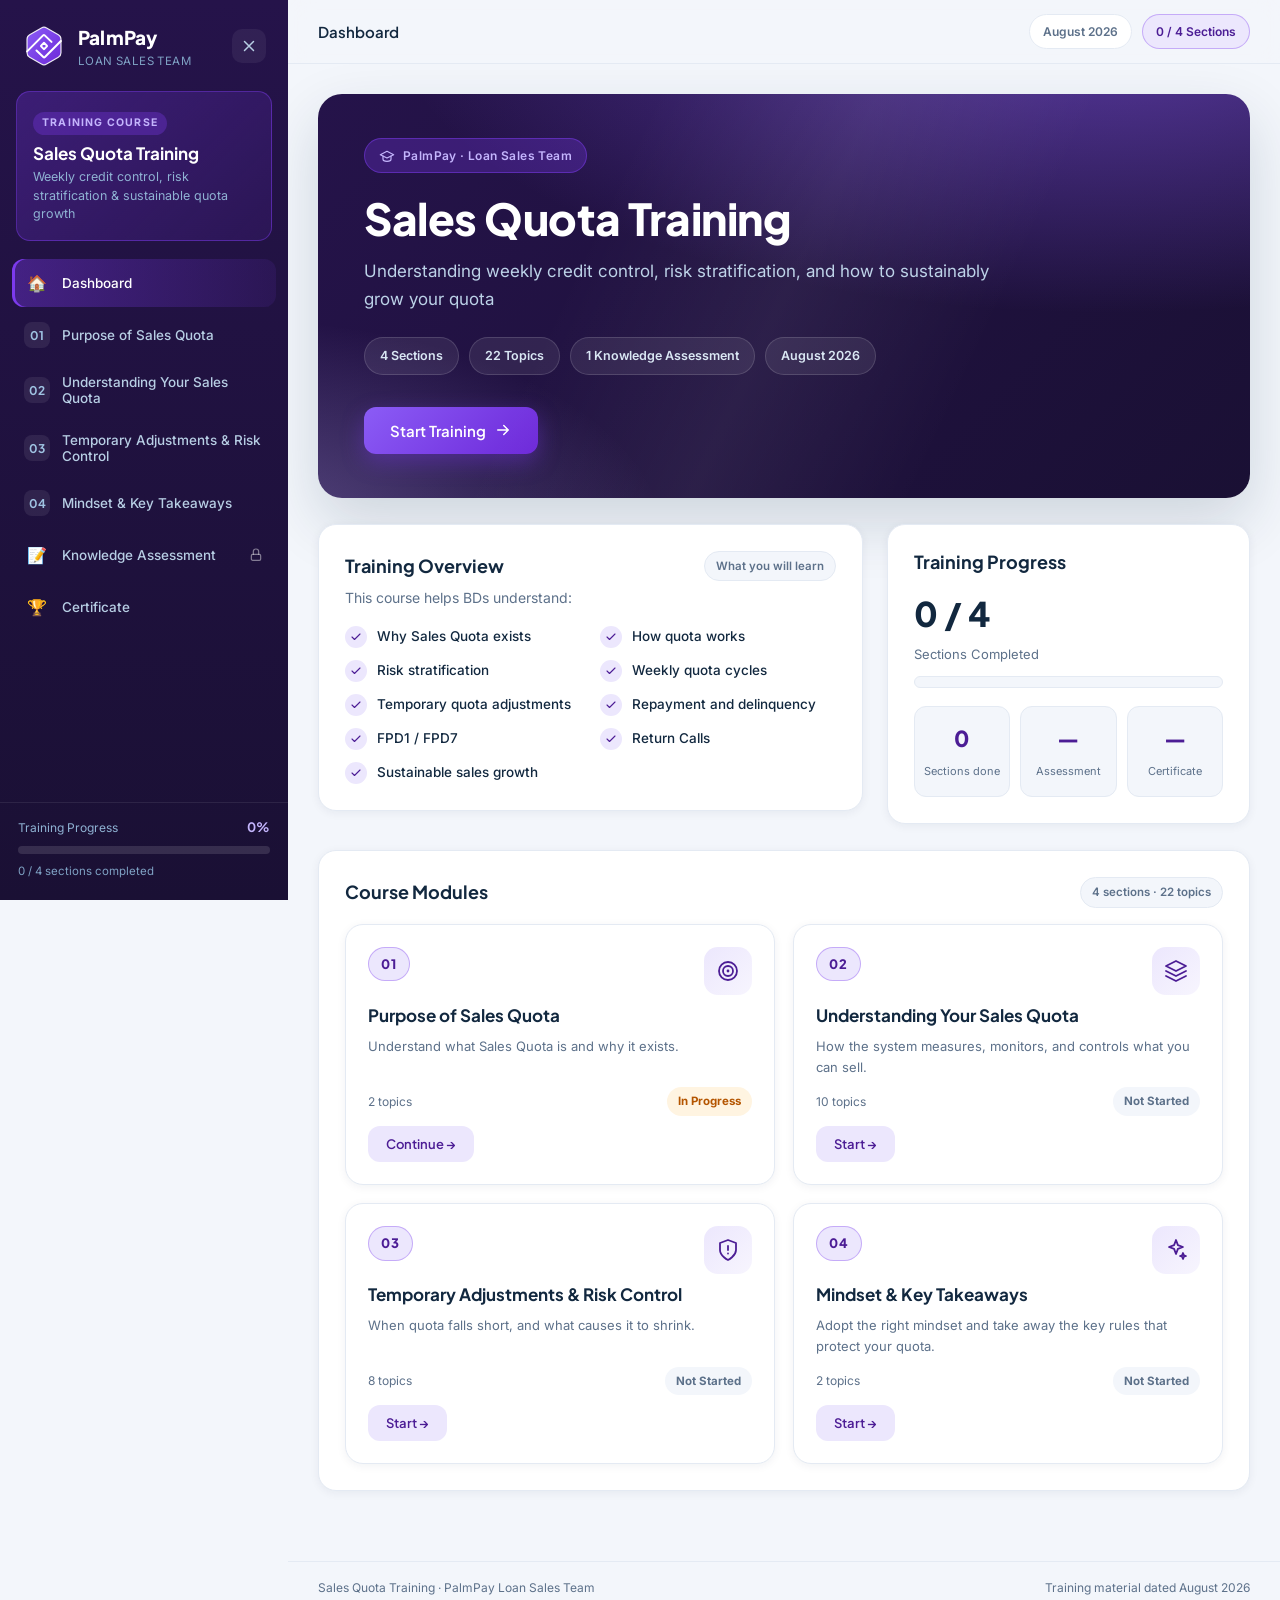
<file: index.html>
<!DOCTYPE html>
<html lang="en">
<head>
  <meta charset="UTF-8" />
  <meta name="viewport" content="width=device-width, initial-scale=1.0" />
  <meta name="description" content="PalmPay Loan Sales Team — Sales Quota Training. Understanding weekly credit control, risk stratification, and how to sustainably grow your quota." />
  <title>Sales Quota Training · PalmPay Loan Sales Team</title>
  <link rel="preconnect" href="https://fonts.googleapis.com" />
  <link rel="preconnect" href="https://fonts.gstatic.com" crossorigin />
  <link href="https://fonts.googleapis.com/css2?family=Inter:wght@400;500;600;700&family=Plus+Jakarta+Sans:wght@500;600;700;800&display=swap" rel="stylesheet" />
  <link rel="stylesheet" href="css/styles.css" />
</head>
<body>
  <div class="app">
    <aside class="sidebar" id="sidebar" aria-label="Course navigation">
      <div class="sidebar-brand">
        <div class="brand-mark" aria-hidden="true">
          <svg viewBox="0 0 48 48">
            <defs>
              <linearGradient id="ppmark-g" x1="0" y1="0" x2="1" y2="1">
                <stop offset="0" stop-color="#8b5cf6"/>
                <stop offset="1" stop-color="#6d28d9"/>
              </linearGradient>
            </defs>
            <path fill="url(#ppmark-g)" stroke="#ffffff" stroke-opacity=".9" stroke-width="1.3" stroke-linecap="round" stroke-linejoin="round" d="M21.157 4.262a5.69 5.69 0 0 1 5.685 0l12.83 7.407a5.69 5.69 0 0 1 2.843 4.924v14.814a5.69 5.69 0 0 1-2.843 4.924l-12.83 7.407a5.69 5.69 0 0 1-5.685 0l-12.83-7.407a5.69 5.69 0 0 1-2.842-4.924V16.593a5.69 5.69 0 0 1 2.842-4.924z"/>
            <g fill="none" stroke="#ffffff" stroke-linecap="round" stroke-linejoin="round" stroke-width="2.2">
              <rect width="5.053" height="5.053" x="21.473" y="21.473" rx="0.632" ry="0.632" transform="rotate(-45 24 24)"/>
              <path d="M5.565 29.88l17.44-17.441a1.263 1.263 0 0 1 1.766-.021l7.432 7.089m10.245-.897L25.007 36.051a1.263 1.263 0 0 1-1.766.021l-7.431-7.088"/>
            </g>
          </svg>
        </div>
        <div class="brand-text">
          <span class="brand-name">PalmPay</span>
          <span class="brand-sub">Loan Sales Team</span>
        </div>
        <button class="sidebar-close" id="sidebarClose" aria-label="Close menu">
          <svg viewBox="0 0 24 24" fill="none" stroke="currentColor" stroke-width="2" stroke-linecap="round"><path d="M18 6L6 18M6 6l12 12"/></svg>
        </button>
      </div>

      <div class="sidebar-course">
        <span class="sidebar-course-chip">Training Course</span>
        <h2 class="sidebar-course-title">Sales Quota Training</h2>
        <p class="sidebar-course-sub">Weekly credit control, risk stratification &amp; sustainable quota growth</p>
      </div>

      <nav class="sidebar-nav" id="sidebarNav"></nav>

      <div class="sidebar-footer">
        <div class="mini-progress">
          <div class="mini-progress-top">
            <span class="mini-progress-label">Training Progress</span>
            <span class="mini-progress-value" id="miniProgressValue">0%</span>
          </div>
          <div class="mini-progress-track">
            <div class="mini-progress-fill" id="miniProgressFill"></div>
          </div>
          <div class="mini-progress-sub" id="miniProgressSub">0 / 4 sections completed</div>
        </div>
      </div>
    </aside>

    <div class="sidebar-backdrop" id="sidebarBackdrop"></div>

    <div class="main">
      <header class="topbar">
        <button class="menu-toggle" id="menuToggle" aria-label="Open navigation menu">
          <svg viewBox="0 0 24 24" fill="none" stroke="currentColor" stroke-width="2" stroke-linecap="round"><path d="M4 6h16M4 12h16M4 18h16"/></svg>
        </button>
        <div class="topbar-crumb" id="topbarCrumb">Dashboard</div>
        <div class="topbar-right">
          <span class="topbar-chip topbar-chip-date">August 2026</span>
          <span class="topbar-chip topbar-chip-progress" id="topbarProgress">0 / 4 Sections</span>
        </div>
      </header>

      <main class="content" id="view" aria-live="polite"></main>

      <footer class="app-footer">
        <span>Sales Quota Training · PalmPay Loan Sales Team</span>
        <span>Training material dated August 2026</span>
      </footer>
    </div>
  </div>

  <div class="dl-modal" id="dlModal" role="dialog" aria-modal="true" aria-label="Download Certificate" aria-hidden="true">
    <div class="dl-backdrop" data-dl="backdrop"></div>
    <div class="dl-card">
      <button type="button" class="dl-close" data-dl="cancel" aria-label="Close">
        <svg viewBox="0 0 24 24" fill="none" stroke="currentColor" stroke-width="2" stroke-linecap="round"><path d="M18 6L6 18M6 6l12 12"/></svg>
      </button>
      <div class="dl-head">
        <div class="dl-head-ic" aria-hidden="true">
          <svg viewBox="0 0 24 24" fill="none" stroke="currentColor" stroke-width="1.8" stroke-linecap="round" stroke-linejoin="round"><path d="M21 15v4a2 2 0 0 1-2 2H5a2 2 0 0 1-2-2v-4"/><path d="M7 10l5 5 5-5"/><path d="M12 15V3"/></svg>
        </div>
        <div>
          <h3 class="dl-title">Download Certificate</h3>
          <p class="dl-sub">Choose your preferred format</p>
        </div>
      </div>
      <div class="dl-options">
        <button type="button" class="dl-opt" data-dl="pdf">
          <span class="dl-opt-ic dl-ic-pdf" aria-hidden="true">
            <svg viewBox="0 0 24 24" fill="none" stroke="currentColor" stroke-width="1.8" stroke-linecap="round" stroke-linejoin="round"><path d="M14 2H6a2 2 0 0 0-2 2v16a2 2 0 0 0 2 2h12a2 2 0 0 0 2-2V8z"/><path d="M14 2v6h6"/><path d="M9 15h6M9 11h2M9 19h4"/></svg>
          </span>
          <span class="dl-opt-text"><strong>PDF</strong><em>Download as PDF</em></span>
          <span class="dl-opt-arrow" aria-hidden="true">
            <svg viewBox="0 0 24 24" fill="none" stroke="currentColor" stroke-width="2" stroke-linecap="round" stroke-linejoin="round"><path d="M5 12h14M13 6l6 6-6 6"/></svg>
          </span>
        </button>
        <button type="button" class="dl-opt" data-dl="jpg">
          <span class="dl-opt-ic dl-ic-jpg" aria-hidden="true">
            <svg viewBox="0 0 24 24" fill="none" stroke="currentColor" stroke-width="1.8" stroke-linecap="round" stroke-linejoin="round"><rect x="3" y="3" width="18" height="18" rx="2"/><circle cx="8.5" cy="8.5" r="1.5"/><path d="M21 15l-5-5L5 21"/></svg>
          </span>
          <span class="dl-opt-text"><strong>JPG</strong><em>Download as JPG</em></span>
          <span class="dl-opt-arrow" aria-hidden="true">
            <svg viewBox="0 0 24 24" fill="none" stroke="currentColor" stroke-width="2" stroke-linecap="round" stroke-linejoin="round"><path d="M5 12h14M13 6l6 6-6 6"/></svg>
          </span>
        </button>
      </div>
      <button type="button" class="btn btn-ghost dl-cancel" data-dl="cancel">Cancel</button>
    </div>
  </div>

  <div class="dl-modal up-modal" id="upModal" role="dialog" aria-modal="true" aria-label="Upload Certificate" aria-hidden="true">
    <div class="dl-backdrop" data-up="backdrop"></div>
    <div class="dl-card up-card">
      <button type="button" class="dl-close" data-up="cancel" aria-label="Close">
        <svg viewBox="0 0 24 24" fill="none" stroke="currentColor" stroke-width="2" stroke-linecap="round"><path d="M18 6L6 18M6 6l12 12"/></svg>
      </button>
      <div class="dl-head">
        <div class="dl-success-ic" aria-hidden="true">
          <svg viewBox="0 0 24 24" fill="none" stroke="currentColor" stroke-width="2.2" stroke-linecap="round" stroke-linejoin="round"><path d="M20 6L9 17l-5-5"/></svg>
        </div>
        <div>
          <h3 class="dl-title">Certificate Downloaded Successfully</h3>
        </div>
      </div>
      <p class="up-text">Your certificate has been successfully downloaded. Please complete the final step by uploading your certificate using the submission form below.</p>
      <div class="up-actions">
        <button type="button" class="btn btn-primary" data-up="form">Upload Certificate</button>
        <p class="up-hint">Click the button to open the certificate submission form.</p>
        <button type="button" class="btn btn-ghost up-later" data-up="cancel">Later</button>
      </div>
    </div>
  </div>

  <div class="toast" id="toast" role="status" aria-live="polite"></div>

  <script src="js/course-data.js"></script>
  <script src="js/export-css.js"></script>
  <script src="js/app.js"></script>
</body>
</html>
</file>
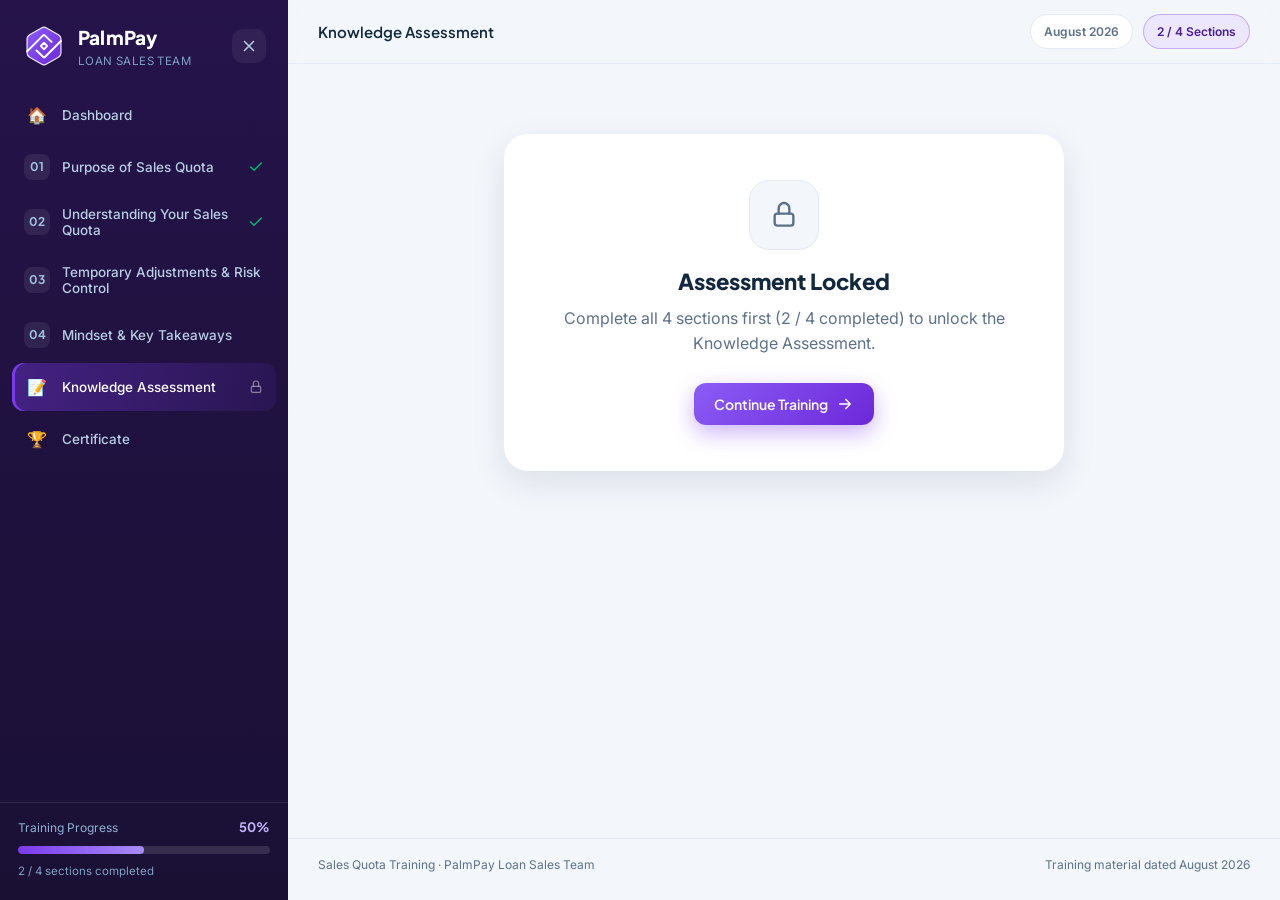
<file: _test_assesslock.html>
<!DOCTYPE html>
<html lang="en">
<head>
<meta charset="UTF-8">
<title>TEST-ASSESS-LOCK</title>
<meta name="viewport" content="width=device-width, initial-scale=1.0" />
<link rel="stylesheet" href="css/styles.css">
<link rel="preconnect" href="https://fonts.googleapis.com" />
<link rel="preconnect" href="https://fonts.gstatic.com" crossorigin />
<link href="https://fonts.googleapis.com/css2?family=Inter:wght@400;500;600;700&family=Plus+Jakarta+Sans:wght@500;600;700;800&display=swap" rel="stylesheet" />
</head>
<body>
<div class="app">
    <aside class="sidebar" id="sidebar" aria-label="Course navigation">
      <div class="sidebar-brand">
        <div class="brand-mark" aria-hidden="true">
          <svg viewBox="0 0 48 48">
            <defs>
              <linearGradient id="ppmark-g" x1="0" y1="0" x2="1" y2="1">
                <stop offset="0" stop-color="#8b5cf6"/>
                <stop offset="1" stop-color="#6d28d9"/>
              </linearGradient>
            </defs>
            <path fill="url(#ppmark-g)" stroke="#ffffff" stroke-opacity=".9" stroke-width="1.3" stroke-linecap="round" stroke-linejoin="round" d="M21.157 4.262a5.69 5.69 0 0 1 5.685 0l12.83 7.407a5.69 5.69 0 0 1 2.843 4.924v14.814a5.69 5.69 0 0 1-2.843 4.924l-12.83 7.407a5.69 5.69 0 0 1-5.685 0l-12.83-7.407a5.69 5.69 0 0 1-2.842-4.924V16.593a5.69 5.69 0 0 1 2.842-4.924z"/>
            <g fill="none" stroke="#ffffff" stroke-linecap="round" stroke-linejoin="round" stroke-width="2.2">
              <rect width="5.053" height="5.053" x="21.473" y="21.473" rx="0.632" ry="0.632" transform="rotate(-45 24 24)"/>
              <path d="M5.565 29.88l17.44-17.441a1.263 1.263 0 0 1 1.766-.021l7.432 7.089m10.245-.897L25.007 36.051a1.263 1.263 0 0 1-1.766.021l-7.431-7.088"/>
            </g>
          </svg>
        </div>
        <div class="brand-text">
          <span class="brand-name">PalmPay</span>
          <span class="brand-sub">Loan Sales Team</span>
        </div>
        <button class="sidebar-close" id="sidebarClose" aria-label="Close menu">
          <svg viewBox="0 0 24 24" fill="none" stroke="currentColor" stroke-width="2" stroke-linecap="round"><path d="M18 6L6 18M6 6l12 12"/></svg>
        </button>
      </div>
      <nav class="sidebar-nav" id="sidebarNav"></nav>
      <div class="sidebar-footer">
        <div class="mini-progress">
          <div class="mini-progress-top">
            <span class="mini-progress-label">Training Progress</span>
            <span class="mini-progress-value" id="miniProgressValue">0%</span>
          </div>
          <div class="mini-progress-track">
            <div class="mini-progress-fill" id="miniProgressFill"></div>
          </div>
          <div class="mini-progress-sub" id="miniProgressSub">0 / 4 sections completed</div>
        </div>
      </div>
    </aside>
    <div class="sidebar-backdrop" id="sidebarBackdrop"></div>
    <div class="main">
      <header class="topbar">
        <button class="menu-toggle" id="menuToggle" aria-label="Open navigation menu">
          <svg viewBox="0 0 24 24" fill="none" stroke="currentColor" stroke-width="2" stroke-linecap="round"><path d="M4 6h16M4 12h16M4 18h16"/></svg>
        </button>
        <div class="topbar-crumb" id="topbarCrumb">Dashboard</div>
        <div class="topbar-right">
          <span class="topbar-chip topbar-chip-date">August 2026</span>
          <span class="topbar-chip topbar-chip-progress" id="topbarProgress">0 / 4 Sections</span>
        </div>
      </header>
      <main class="content" id="view" aria-live="polite"></main>
      <footer class="app-footer">
        <span>Sales Quota Training · PalmPay Loan Sales Team</span>
        <span>Training material dated August 2026</span>
      </footer>
    </div>
  </div>
  <div class="dl-modal" id="dlModal" role="dialog" aria-modal="true" aria-label="Download Certificate" aria-hidden="true">
    <div class="dl-backdrop" data-dl="backdrop"></div>
    <div class="dl-card">
      <button type="button" class="dl-close" data-dl="cancel" aria-label="Close">
        <svg viewBox="0 0 24 24" fill="none" stroke="currentColor" stroke-width="2" stroke-linecap="round"><path d="M18 6L6 18M6 6l12 12"/></svg>
      </button>
      <div class="dl-head">
        <div class="dl-head-ic" aria-hidden="true">
          <svg viewBox="0 0 24 24" fill="none" stroke="currentColor" stroke-width="1.8" stroke-linecap="round" stroke-linejoin="round"><path d="M21 15v4a2 2 0 0 1-2 2H5a2 2 0 0 1-2-2v-4"/><path d="M7 10l5 5 5-5"/><path d="M12 15V3"/></svg>
        </div>
        <div>
          <h3 class="dl-title">Download Certificate</h3>
          <p class="dl-sub">Choose your preferred format</p>
        </div>
      </div>
      <div class="dl-options">
        <button type="button" class="dl-opt" data-dl="pdf"><span class="dl-opt-text"><strong>PDF</strong><em>Download as PDF</em></span></button>
        <button type="button" class="dl-opt" data-dl="jpg"><span class="dl-opt-text"><strong>JPG</strong><em>Download as JPG</em></span></button>
      </div>
      <button type="button" class="btn btn-ghost dl-cancel" data-dl="cancel">Cancel</button>
    </div>
  </div>
  <div class="toast" id="toast" role="status" aria-live="polite"></div>
  <div class="dl-modal up-modal" id="upModal" role="dialog" aria-modal="true" aria-label="Upload Certificate" aria-hidden="true">
    <div class="dl-backdrop" data-up="backdrop"></div>
    <div class="dl-card up-card">
      <button type="button" class="dl-close" data-up="cancel" aria-label="Close">
        <svg viewBox="0 0 24 24" fill="none" stroke="currentColor" stroke-width="2" stroke-linecap="round"><path d="M18 6L6 18M6 6l12 12"/></svg>
      </button>
      <div class="dl-head">
        <div class="dl-success-ic" aria-hidden="true">
          <svg viewBox="0 0 24 24" fill="none" stroke="currentColor" stroke-width="2.2" stroke-linecap="round" stroke-linejoin="round"><path d="M20 6L9 17l-5-5"/></svg>
        </div>
        <div>
          <h3 class="dl-title">Certificate Downloaded Successfully</h3>
        </div>
      </div>
      <p class="up-text">Your certificate has been successfully downloaded. Please complete the final step by uploading your certificate using the submission form below.</p>
      <div class="up-actions">
        <button type="button" class="btn btn-primary" data-up="form">Upload Certificate</button>
        <p class="up-hint">Click the button to open the certificate submission form.</p>
        <button type="button" class="btn btn-ghost" data-up="cancel">Later</button>
      </div>
    </div>
  </div>
<script>
(function(){
  var unlock = (location.hash === '#unlocked');
  try{
    localStorage.setItem('palmpay_sqt_v1', JSON.stringify({
      completedSections: unlock ? ['s1','s2','s3','s4'] : ['s1','s2'],
      current:{section:0,topic:0},
      assessment:null,
      completed:false,
      name:''
    }));
  }catch(e){}
})();
</script>
<script src="js/course-data.js"></script>
<script>
window.addEventListener('load', function(){
  var s = document.createElement('script');
  s.src = 'js/app.js';
  s.onload = function(){
    setTimeout(function(){
      var navBtn = document.querySelector('[data-nav="assessment"]');
      var navLock = navBtn ? (navBtn.querySelector('.nav-lock') ? 'YES' : 'NO') : 'NA';
      if (navBtn) navBtn.click();
      setTimeout(function(){
        var locked = document.querySelector('.cert-locked');
        var quiz = document.querySelector('.assess-q');
        var lockedText = locked ? (locked.querySelector('.cert-locked-title') ? locked.querySelector('.cert-locked-title').textContent : '') : '';
        var crumb = document.getElementById('topbarCrumb').textContent;
        document.title = 'RESULT:SCEN=' + (location.hash === '#unlocked' ? 'UNLOCKED' : 'LOCKED') +
          '|LOCKED=' + (locked ? 'YES' : 'NO') +
          '|QUIZ=' + (quiz ? 'YES' : 'NO') +
          '|NAV_LOCK_ICON=' + navLock +
          '|TITLE=' + lockedText +
          '|CRUMB=' + crumb;
      }, 400);
    }, 500);
  };
  document.body.appendChild(s);
  window.addEventListener('error', function(e){ document.title = 'ERR:' + e.message; });
});
</script>
</body>
</html>
</file>
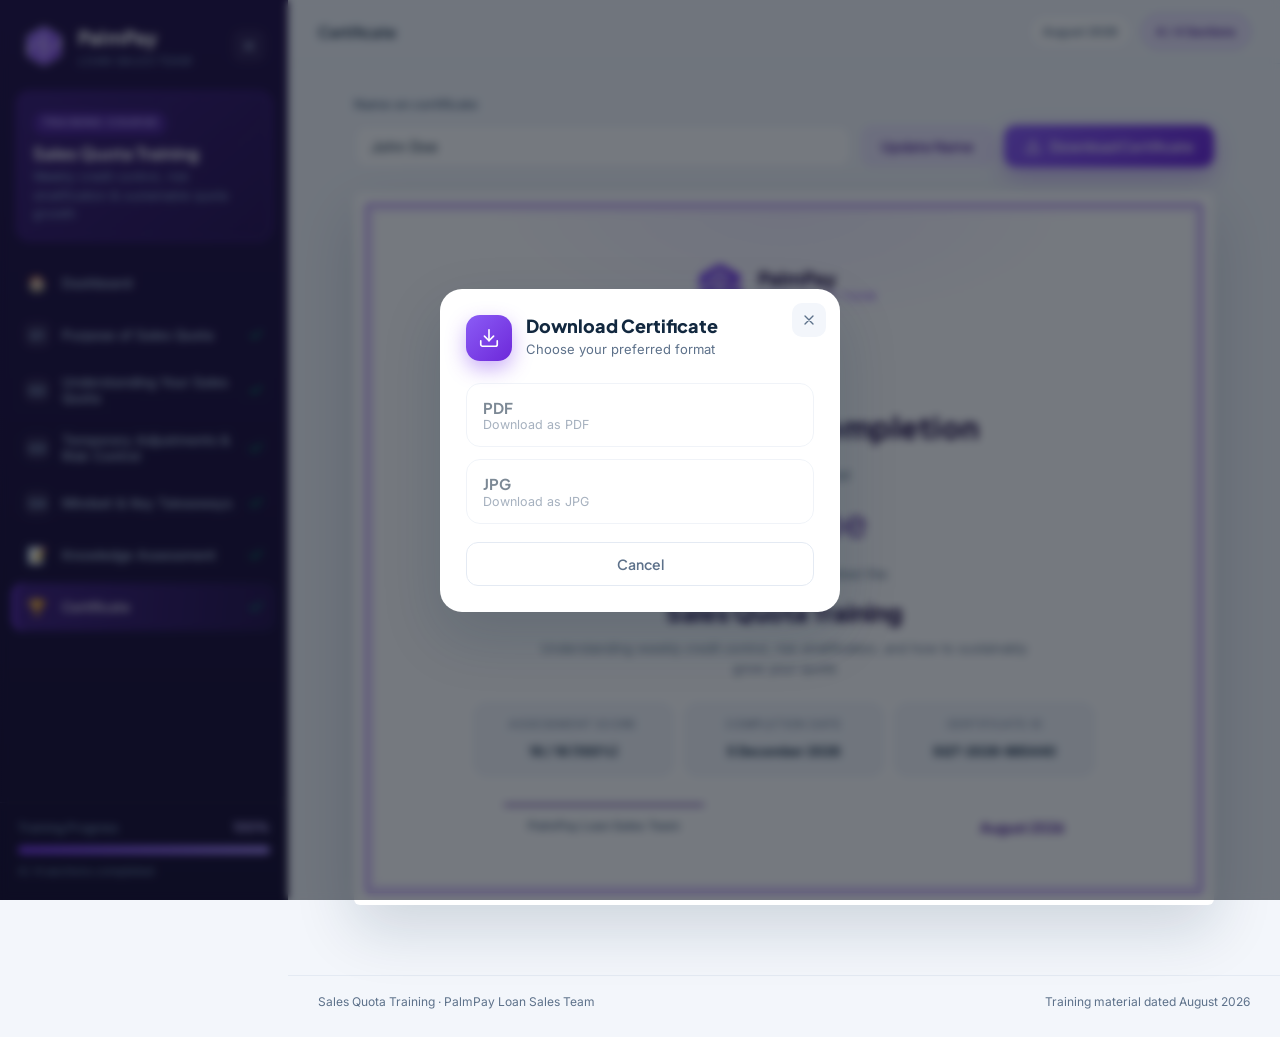
<file: _test_brand.html>
<!DOCTYPE html>
<html lang="en">
<head>
<meta charset="UTF-8">
<title>LOADING</title>
<meta name="viewport" content="width=device-width, initial-scale=1.0" />
<link rel="stylesheet" href="css/styles.css">
<link rel="preconnect" href="https://fonts.googleapis.com" />
<link rel="preconnect" href="https://fonts.gstatic.com" crossorigin />
<link href="https://fonts.googleapis.com/css2?family=Inter:wght@400;500;600;700&family=Plus+Jakarta+Sans:wght@500;600;700;800&display=swap" rel="stylesheet" />
</head>
<body>
<div class="app">
    <aside class="sidebar" id="sidebar" aria-label="Course navigation">
      <div class="sidebar-brand">
        <div class="brand-mark" aria-hidden="true">
          <svg viewBox="0 0 48 48">
            <defs>
              <linearGradient id="ppmark-g" x1="0" y1="0" x2="1" y2="1">
                <stop offset="0" stop-color="#8b5cf6"/>
                <stop offset="1" stop-color="#6d28d9"/>
              </linearGradient>
            </defs>
            <path fill="url(#ppmark-g)" stroke="#ffffff" stroke-opacity=".9" stroke-width="1.3" stroke-linecap="round" stroke-linejoin="round" d="M21.157 4.262a5.69 5.69 0 0 1 5.685 0l12.83 7.407a5.69 5.69 0 0 1 2.843 4.924v14.814a5.69 5.69 0 0 1-2.843 4.924l-12.83 7.407a5.69 5.69 0 0 1-5.685 0l-12.83-7.407a5.69 5.69 0 0 1-2.842-4.924V16.593a5.69 5.69 0 0 1 2.842-4.924z"/>
            <g fill="none" stroke="#ffffff" stroke-linecap="round" stroke-linejoin="round" stroke-width="2.2">
              <rect width="5.053" height="5.053" x="21.473" y="21.473" rx="0.632" ry="0.632" transform="rotate(-45 24 24)"/>
              <path d="M5.565 29.88l17.44-17.441a1.263 1.263 0 0 1 1.766-.021l7.432 7.089m10.245-.897L25.007 36.051a1.263 1.263 0 0 1-1.766.021l-7.431-7.088"/>
            </g>
          </svg>
        </div>
        <div class="brand-text">
          <span class="brand-name">PalmPay</span>
          <span class="brand-sub">Loan Sales Team</span>
        </div>
        <button class="sidebar-close" id="sidebarClose" aria-label="Close menu">
          <svg viewBox="0 0 24 24" fill="none" stroke="currentColor" stroke-width="2" stroke-linecap="round"><path d="M18 6L6 18M6 6l12 12"/></svg>
        </button>
      </div>
      <div class="sidebar-course">
        <span class="sidebar-course-chip">Training Course</span>
        <h2 class="sidebar-course-title">Sales Quota Training</h2>
        <p class="sidebar-course-sub">Weekly credit control, risk stratification &amp; sustainable quota growth</p>
      </div>
      <nav class="sidebar-nav" id="sidebarNav"></nav>
      <div class="sidebar-footer">
        <div class="mini-progress">
          <div class="mini-progress-top">
            <span class="mini-progress-label">Training Progress</span>
            <span class="mini-progress-value" id="miniProgressValue">0%</span>
          </div>
          <div class="mini-progress-track">
            <div class="mini-progress-fill" id="miniProgressFill"></div>
          </div>
          <div class="mini-progress-sub" id="miniProgressSub">0 / 4 sections completed</div>
        </div>
      </div>
    </aside>
    <div class="sidebar-backdrop" id="sidebarBackdrop"></div>
    <div class="main">
      <header class="topbar">
        <button class="menu-toggle" id="menuToggle" aria-label="Open navigation menu">
          <svg viewBox="0 0 24 24" fill="none" stroke="currentColor" stroke-width="2" stroke-linecap="round"><path d="M4 6h16M4 12h16M4 18h16"/></svg>
        </button>
        <div class="topbar-crumb" id="topbarCrumb">Dashboard</div>
        <div class="topbar-right">
          <span class="topbar-chip topbar-chip-date">August 2026</span>
          <span class="topbar-chip topbar-chip-progress" id="topbarProgress">0 / 4 Sections</span>
        </div>
      </header>
      <main class="content" id="view" aria-live="polite"></main>
      <footer class="app-footer">
        <span>Sales Quota Training · PalmPay Loan Sales Team</span>
        <span>Training material dated August 2026</span>
      </footer>
    </div>
  </div>
  <div class="dl-modal" id="dlModal" role="dialog" aria-modal="true" aria-label="Download Certificate" aria-hidden="true">
    <div class="dl-backdrop" data-dl="backdrop"></div>
    <div class="dl-card">
      <button type="button" class="dl-close" data-dl="cancel" aria-label="Close">
        <svg viewBox="0 0 24 24" fill="none" stroke="currentColor" stroke-width="2" stroke-linecap="round"><path d="M18 6L6 18M6 6l12 12"/></svg>
      </button>
      <div class="dl-head">
        <div class="dl-head-ic" aria-hidden="true">
          <svg viewBox="0 0 24 24" fill="none" stroke="currentColor" stroke-width="1.8" stroke-linecap="round" stroke-linejoin="round"><path d="M21 15v4a2 2 0 0 1-2 2H5a2 2 0 0 1-2-2v-4"/><path d="M7 10l5 5 5-5"/><path d="M12 15V3"/></svg>
        </div>
        <div>
          <h3 class="dl-title">Download Certificate</h3>
          <p class="dl-sub">Choose your preferred format</p>
        </div>
      </div>
      <div class="dl-options">
        <button type="button" class="dl-opt" data-dl="pdf"><span class="dl-opt-text"><strong>PDF</strong><em>Download as PDF</em></span></button>
        <button type="button" class="dl-opt" data-dl="jpg"><span class="dl-opt-text"><strong>JPG</strong><em>Download as JPG</em></span></button>
      </div>
      <button type="button" class="btn btn-ghost dl-cancel" data-dl="cancel">Cancel</button>
    </div>
  </div>
  <div class="dl-modal up-modal" id="upModal" role="dialog" aria-modal="true" aria-label="Upload Certificate" aria-hidden="true">
    <div class="dl-backdrop" data-up="backdrop"></div>
    <div class="dl-card up-card">
      <button type="button" class="dl-close" data-up="cancel" aria-label="Close">
        <svg viewBox="0 0 24 24" fill="none" stroke="currentColor" stroke-width="2" stroke-linecap="round"><path d="M18 6L6 18M6 6l12 12"/></svg>
      </button>
      <div class="dl-head">
        <div class="dl-success-ic" aria-hidden="true">
          <svg viewBox="0 0 24 24" fill="none" stroke="currentColor" stroke-width="2.2" stroke-linecap="round" stroke-linejoin="round"><path d="M20 6L9 17l-5-5"/></svg>
        </div>
        <div>
          <h3 class="dl-title">Certificate Downloaded Successfully</h3>
        </div>
      </div>
      <p class="up-text">Your certificate has been successfully downloaded. Please complete the final step by uploading your certificate using the submission form below.</p>
      <div class="up-actions">
        <button type="button" class="btn btn-primary" data-up="form">Upload Certificate</button>
        <p class="up-hint">Click the button to open the certificate submission form.</p>
        <button type="button" class="btn btn-ghost" data-up="cancel">Later</button>
      </div>
    </div>
  </div>
  <div class="toast" id="toast" role="status" aria-live="polite"></div>
<script>
(function(){
  try{
    localStorage.setItem('palmpay_sqt_v1', JSON.stringify({
      completedSections:['s1','s2','s3','s4'],
      current:{section:0,topic:0},
      assessment:{score:16,total:16,pct:100,passed:true,date:new Date().toISOString()},
      completed:true,
      name:'John Doe'
    }));
  }catch(e){}
  window.__dls = [];
  var realCreate = URL.createObjectURL.bind(URL);
  URL.createObjectURL = function(blob){
    window.__dls.push({kind:'blob', type: blob && blob.type, size: blob && blob.size});
    return realCreate(blob);
  };
  var realClick = HTMLAnchorElement.prototype.click;
  HTMLAnchorElement.prototype.click = function(){
    if (this.download) window.__dls.push({kind:'file', download: this.download});
    return realClick.call(this);
  };
})();
</script>
<script src="js/course-data.js"></script>
<script>
window.addEventListener('load', function(){
  var s = document.createElement('script');
  s.src = 'js/app.js';
  s.onerror = function(){ document.title = 'ERR:APP_SCRIPT_LOAD_FAILED'; };
  s.onload = function(){
    setTimeout(function(){ document.title = 'STEP:APP'; try { checkDashboard(); } catch (e) { document.title = 'ERR:' + (e && e.message); } }, 500);
  };
  window.addEventListener('error', function(e){ document.title = 'ERR:' + e.message; });
  document.body.appendChild(s);

  function cs(el, prop){ return el ? getComputedStyle(el).getPropertyValue(prop).trim() : ''; }

  function checkDashboard(){
    var root = document.documentElement;
    var token = cs(root, '--purple');
    var logo = document.querySelector('.sidebar .brand-mark svg linearGradient stop');
    var logoOk = !!(logo && logo.getAttribute('stop-color') === '#8b5cf6' && document.querySelector('.sidebar .brand-mark svg').getAttribute('viewBox') === '0 0 48 48');
    var btn = document.querySelector('.btn-primary');
    var bg = btn ? getComputedStyle(btn).backgroundImage : '';
    var btnPurple = /rgb\(124, 58, 237\)|rgb\(139, 92, 246\)|rgb\(109, 40, 217\)|rgb\(124 58 237\)/.test(bg) && !/rgb\(0, 185, 112\)|rgb\(0 185 112\)/.test(bg);
    var heroBadge = cs(document.querySelector('.hero-badge'), 'color');
    var navActive = document.querySelector('.nav-item.active');
    var navBg = navActive ? getComputedStyle(navActive).backgroundImage : '';
    var navPurple = /rgba?\(124, 58, 237/.test(navBg);
    var navOk = cs(document.querySelector('.nav-ok'), 'color');
    var sidebarBg = cs(document.querySelector('.sidebar'), 'background-image');
    var sidebarPurple = /rgb\(37, 19, 74\)|rgb\(26, 16, 52\)/.test(sidebarBg);
    var overflow = document.documentElement.scrollWidth <= window.innerWidth;
    document.title = 'STEP:DB';

    var r = 'RESULT:' +
      'TOKEN=' + token +
      '|LOGO=' + (logoOk ? 'YES' : 'NO') +
      '|BTN=' + (btnPurple ? 'PURPLE' : 'OTHER') +
      '|HERO_BADGE=' + heroBadge +
      '|NAV_ACTIVE=' + (navPurple ? 'PURPLE' : 'OTHER') +
      '|NAV_OK=' + navOk +
      '|SIDEBAR=' + (sidebarPurple ? 'PURPLE' : 'OTHER') +
      '|OVERFLOW=' + (overflow ? 'NO' : 'YES');
    window.__r = r;
    var certNav = document.querySelector('[data-nav="certificate"]');
    if (!certNav) { document.title = r; return; }
    certNav.click();
    setTimeout(function(){ document.title = 'STEP:CERT'; try { checkCert(); } catch (e) { document.title = 'ERR:' + (e && e.message); } }, 400);
  }

  function checkCert(){
    var certMark = document.querySelector('.cert-brand-mark svg linearGradient stop');
    var certMarkOk = !!(certMark && certMark.getAttribute('stop-color') === '#8b5cf6');
    var frame = cs(document.querySelector('.cert-frame'), 'border-top-color');
    var certName = cs(document.querySelector('.cert-name'), 'color');
    var dlBtn = document.querySelector('[data-action="download-cert"]');
    if (!dlBtn) { finish('NO_DL_BTN'); return; }
    dlBtn.click();
    setTimeout(function(){
      var jpg = document.querySelector('#dlModal [data-dl="jpg"]');
      if (!jpg) { finish('NO_JPG_BTN'); return; }
      jpg.click();
      setTimeout(function(){
        var upShow = document.getElementById('upModal').classList.contains('show');
        var up = upShow ? 'YES' : 'NO';
        finish('CERT_MARK=' + (certMarkOk ? 'YES' : 'NO') + '|FRAME=' + frame + '|NAME=' + certName + '|UPSHOW=' + up);
      }, 2800);
    }, 300);
  }

  function finish(extra){
    document.title = window.__r + '|' + extra;
  }
});
</script>
</body>
</html>
</file>
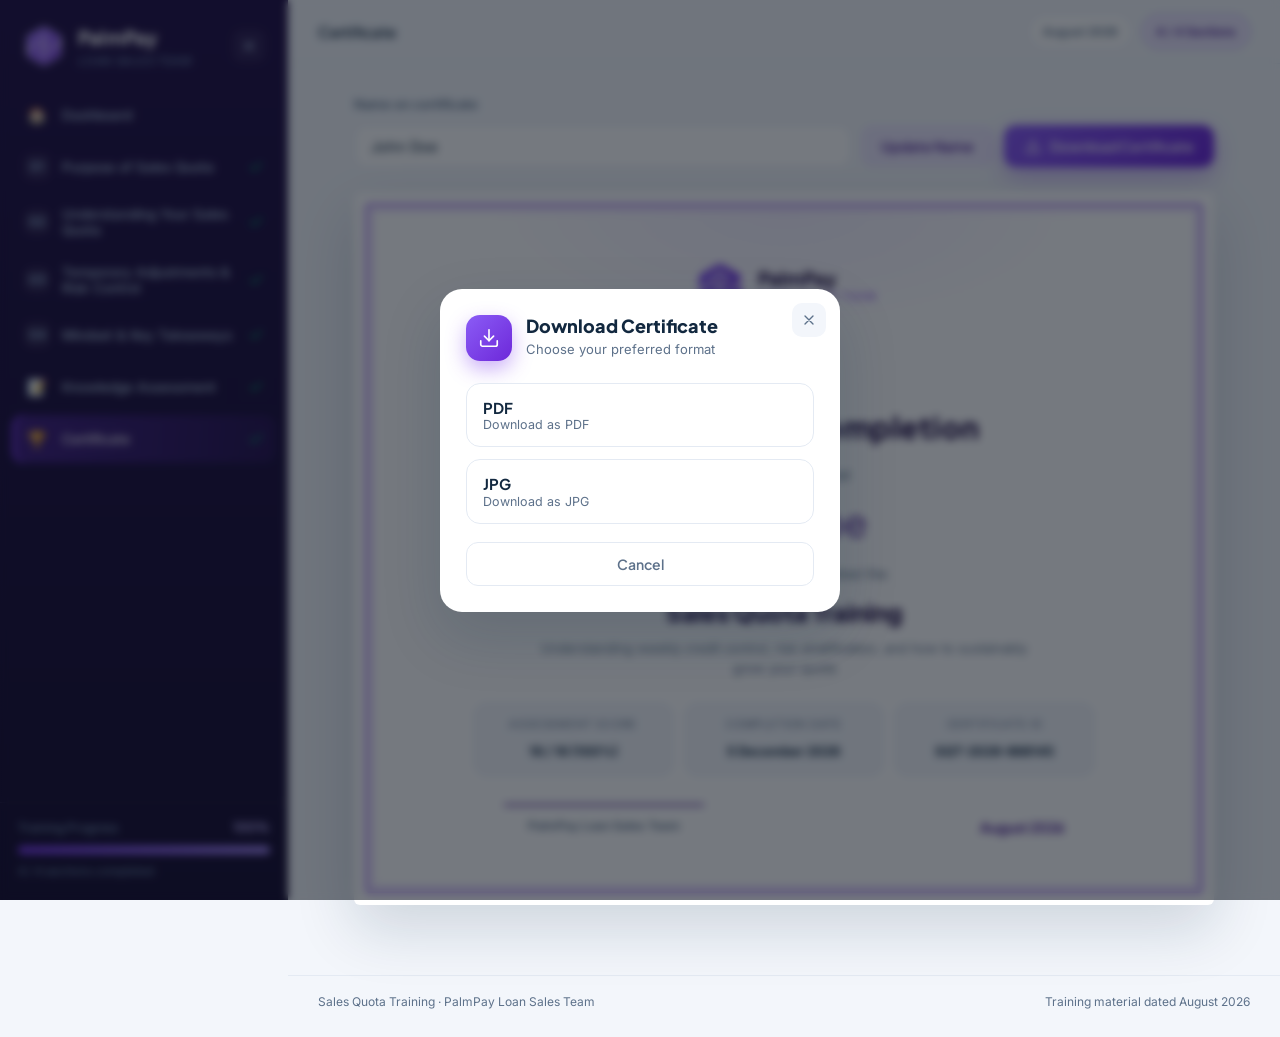
<file: _test_cert.html>
<!DOCTYPE html>
<html lang="en">
<head>
<meta charset="UTF-8">
<title>TEST-CERT-DOWNLOADS</title>
<meta name="viewport" content="width=device-width, initial-scale=1.0" />
<link rel="stylesheet" href="css/styles.css">
<link rel="preconnect" href="https://fonts.googleapis.com" />
<link rel="preconnect" href="https://fonts.gstatic.com" crossorigin />
<link href="https://fonts.googleapis.com/css2?family=Inter:wght@400;500;600;700&family=Plus+Jakarta+Sans:wght@500;600;700;800&display=swap" rel="stylesheet" />
</head>
<body>
<div class="app">
    <aside class="sidebar" id="sidebar" aria-label="Course navigation">
      <div class="sidebar-brand">
        <div class="brand-mark" aria-hidden="true">
          <svg viewBox="0 0 48 48">
            <defs>
              <linearGradient id="ppmark-g" x1="0" y1="0" x2="1" y2="1">
                <stop offset="0" stop-color="#8b5cf6"/>
                <stop offset="1" stop-color="#6d28d9"/>
              </linearGradient>
            </defs>
            <path fill="url(#ppmark-g)" stroke="#ffffff" stroke-opacity=".9" stroke-width="1.3" stroke-linecap="round" stroke-linejoin="round" d="M21.157 4.262a5.69 5.69 0 0 1 5.685 0l12.83 7.407a5.69 5.69 0 0 1 2.843 4.924v14.814a5.69 5.69 0 0 1-2.843 4.924l-12.83 7.407a5.69 5.69 0 0 1-5.685 0l-12.83-7.407a5.69 5.69 0 0 1-2.842-4.924V16.593a5.69 5.69 0 0 1 2.842-4.924z"/>
            <g fill="none" stroke="#ffffff" stroke-linecap="round" stroke-linejoin="round" stroke-width="2.2">
              <rect width="5.053" height="5.053" x="21.473" y="21.473" rx="0.632" ry="0.632" transform="rotate(-45 24 24)"/>
              <path d="M5.565 29.88l17.44-17.441a1.263 1.263 0 0 1 1.766-.021l7.432 7.089m10.245-.897L25.007 36.051a1.263 1.263 0 0 1-1.766.021l-7.431-7.088"/>
            </g>
          </svg>
        </div>
        <div class="brand-text">
          <span class="brand-name">PalmPay</span>
          <span class="brand-sub">Loan Sales Team</span>
        </div>
        <button class="sidebar-close" id="sidebarClose" aria-label="Close menu">
          <svg viewBox="0 0 24 24" fill="none" stroke="currentColor" stroke-width="2" stroke-linecap="round"><path d="M18 6L6 18M6 6l12 12"/></svg>
        </button>
      </div>
      <nav class="sidebar-nav" id="sidebarNav"></nav>
      <div class="sidebar-footer">
        <div class="mini-progress">
          <div class="mini-progress-top">
            <span class="mini-progress-label">Training Progress</span>
            <span class="mini-progress-value" id="miniProgressValue">0%</span>
          </div>
          <div class="mini-progress-track">
            <div class="mini-progress-fill" id="miniProgressFill"></div>
          </div>
          <div class="mini-progress-sub" id="miniProgressSub">0 / 4 sections completed</div>
        </div>
      </div>
    </aside>
    <div class="sidebar-backdrop" id="sidebarBackdrop"></div>
    <div class="main">
      <header class="topbar">
        <button class="menu-toggle" id="menuToggle" aria-label="Open navigation menu">
          <svg viewBox="0 0 24 24" fill="none" stroke="currentColor" stroke-width="2" stroke-linecap="round"><path d="M4 6h16M4 12h16M4 18h16"/></svg>
        </button>
        <div class="topbar-crumb" id="topbarCrumb">Dashboard</div>
        <div class="topbar-right">
          <span class="topbar-chip topbar-chip-date">August 2026</span>
          <span class="topbar-chip topbar-chip-progress" id="topbarProgress">0 / 4 Sections</span>
        </div>
      </header>
      <main class="content" id="view" aria-live="polite"></main>
      <footer class="app-footer">
        <span>Sales Quota Training · PalmPay Loan Sales Team</span>
        <span>Training material dated August 2026</span>
      </footer>
    </div>
  </div>
  <div class="dl-modal" id="dlModal" role="dialog" aria-modal="true" aria-label="Download Certificate" aria-hidden="true">
    <div class="dl-backdrop" data-dl="backdrop"></div>
    <div class="dl-card">
      <button type="button" class="dl-close" data-dl="cancel" aria-label="Close">
        <svg viewBox="0 0 24 24" fill="none" stroke="currentColor" stroke-width="2" stroke-linecap="round"><path d="M18 6L6 18M6 6l12 12"/></svg>
      </button>
      <div class="dl-head">
        <div class="dl-head-ic" aria-hidden="true">
          <svg viewBox="0 0 24 24" fill="none" stroke="currentColor" stroke-width="1.8" stroke-linecap="round" stroke-linejoin="round"><path d="M21 15v4a2 2 0 0 1-2 2H5a2 2 0 0 1-2-2v-4"/><path d="M7 10l5 5 5-5"/><path d="M12 15V3"/></svg>
        </div>
        <div>
          <h3 class="dl-title">Download Certificate</h3>
          <p class="dl-sub">Choose your preferred format</p>
        </div>
      </div>
      <div class="dl-options">
        <button type="button" class="dl-opt" data-dl="pdf"><span class="dl-opt-text"><strong>PDF</strong><em>Download as PDF</em></span></button>
        <button type="button" class="dl-opt" data-dl="jpg"><span class="dl-opt-text"><strong>JPG</strong><em>Download as JPG</em></span></button>
      </div>
      <button type="button" class="btn btn-ghost dl-cancel" data-dl="cancel">Cancel</button>
    </div>
  </div>
  <div class="dl-modal up-modal" id="upModal" role="dialog" aria-modal="true" aria-label="Upload Certificate" aria-hidden="true">
    <div class="dl-backdrop" data-up="backdrop"></div>
    <div class="dl-card up-card">
      <button type="button" class="dl-close" data-up="cancel" aria-label="Close">
        <svg viewBox="0 0 24 24" fill="none" stroke="currentColor" stroke-width="2" stroke-linecap="round"><path d="M18 6L6 18M6 6l12 12"/></svg>
      </button>
      <div class="dl-head">
        <div class="dl-success-ic" aria-hidden="true">
          <svg viewBox="0 0 24 24" fill="none" stroke="currentColor" stroke-width="2.2" stroke-linecap="round" stroke-linejoin="round"><path d="M20 6L9 17l-5-5"/></svg>
        </div>
        <div>
          <h3 class="dl-title">Certificate Downloaded Successfully</h3>
        </div>
      </div>
      <p class="up-text">Your certificate has been successfully downloaded. Please complete the final step by uploading your certificate using the submission form below.</p>
      <div class="up-actions">
        <button type="button" class="btn btn-primary" data-up="form">Upload Certificate</button>
        <p class="up-hint">Click the button to open the certificate submission form.</p>
        <button type="button" class="btn btn-ghost" data-up="cancel">Later</button>
      </div>
    </div>
  </div>

  <div class="toast" id="toast" role="status" aria-live="polite"></div>
<script>
(function(){
  try{
    localStorage.setItem('palmpay_sqt_v1', JSON.stringify({
      completedSections:['s1','s2','s3','s4'],
      current:{section:0,topic:0},
      assessment:{score:16,total:16,pct:100,passed:true,date:new Date().toISOString()},
      completed:true,
      name:'John Doe'
    }));
  }catch(e){}
  window.__dls = [];
  var realCreate = URL.createObjectURL.bind(URL);
  URL.createObjectURL = function(blob){
    window.__dls.push({kind:'blob', type: blob && blob.type, size: blob && blob.size});
    return realCreate(blob);
  };
  var realClick = HTMLAnchorElement.prototype.click;
  HTMLAnchorElement.prototype.click = function(){
    if (this.download) window.__dls.push({kind:'file', download: this.download});
    return realClick.call(this);
  };
})();
</script>
<script src="js/course-data.js"></script>
<script src="js/export-css.js"></script>
<script>
window.addEventListener('load', function(){
  var s = document.createElement('script');
  s.src = 'js/app.js';
  s.onerror = function(){ document.title = 'ERR:APP_SCRIPT_LOAD_FAILED'; };
  s.onload = function(){
    setTimeout(function(){
      var certNav = document.querySelector('[data-nav="certificate"]');
      if (certNav) certNav.click();
      setTimeout(function(){
        var dlBtn = document.querySelector('[data-action="download-cert"]');
        if (!dlBtn) { document.title = 'TEST:NO_DL_BTN'; return; }
        dlBtn.click();
        setTimeout(function(){
          var modal = document.getElementById('dlModal');
          var pdfBtn = modal.querySelector('[data-dl="pdf"]');
          if (!pdfBtn) { document.title = 'TEST:NO_PDF_BTN'; return; }
          pdfBtn.click();
          setTimeout(function(){
            var dlBtn2 = document.querySelector('[data-action="download-cert"]');
            if (dlBtn2) dlBtn2.click();
            setTimeout(function(){
              var modal2 = document.getElementById('dlModal');
              var jpgBtn = modal2.querySelector('[data-dl="jpg"]');
              if (jpgBtn) jpgBtn.click();
              setTimeout(function(){
                var files = window.__dls.filter(function(d){return d.kind==='file';}).map(function(d){return d.download;});
                var blobs = window.__dls.filter(function(d){return d.kind==='blob';});
                document.title = 'RESULT:FILES=' + files.join(';') + '|BLOBTYPES=' + blobs.map(function(b){return b.type;}).join(';') + '|BLOBSIZES=' + blobs.map(function(b){return b.size;}).join(';');
              }, 4000);
            }, 400);
          }, 2500);
        }, 400);
      }, 400);
    }, 500);
  };
  document.body.appendChild(s);
  window.addEventListener('error', function(e){ document.title = 'ERR:' + e.message; });
});
</script>
</body>
</html>
</file>
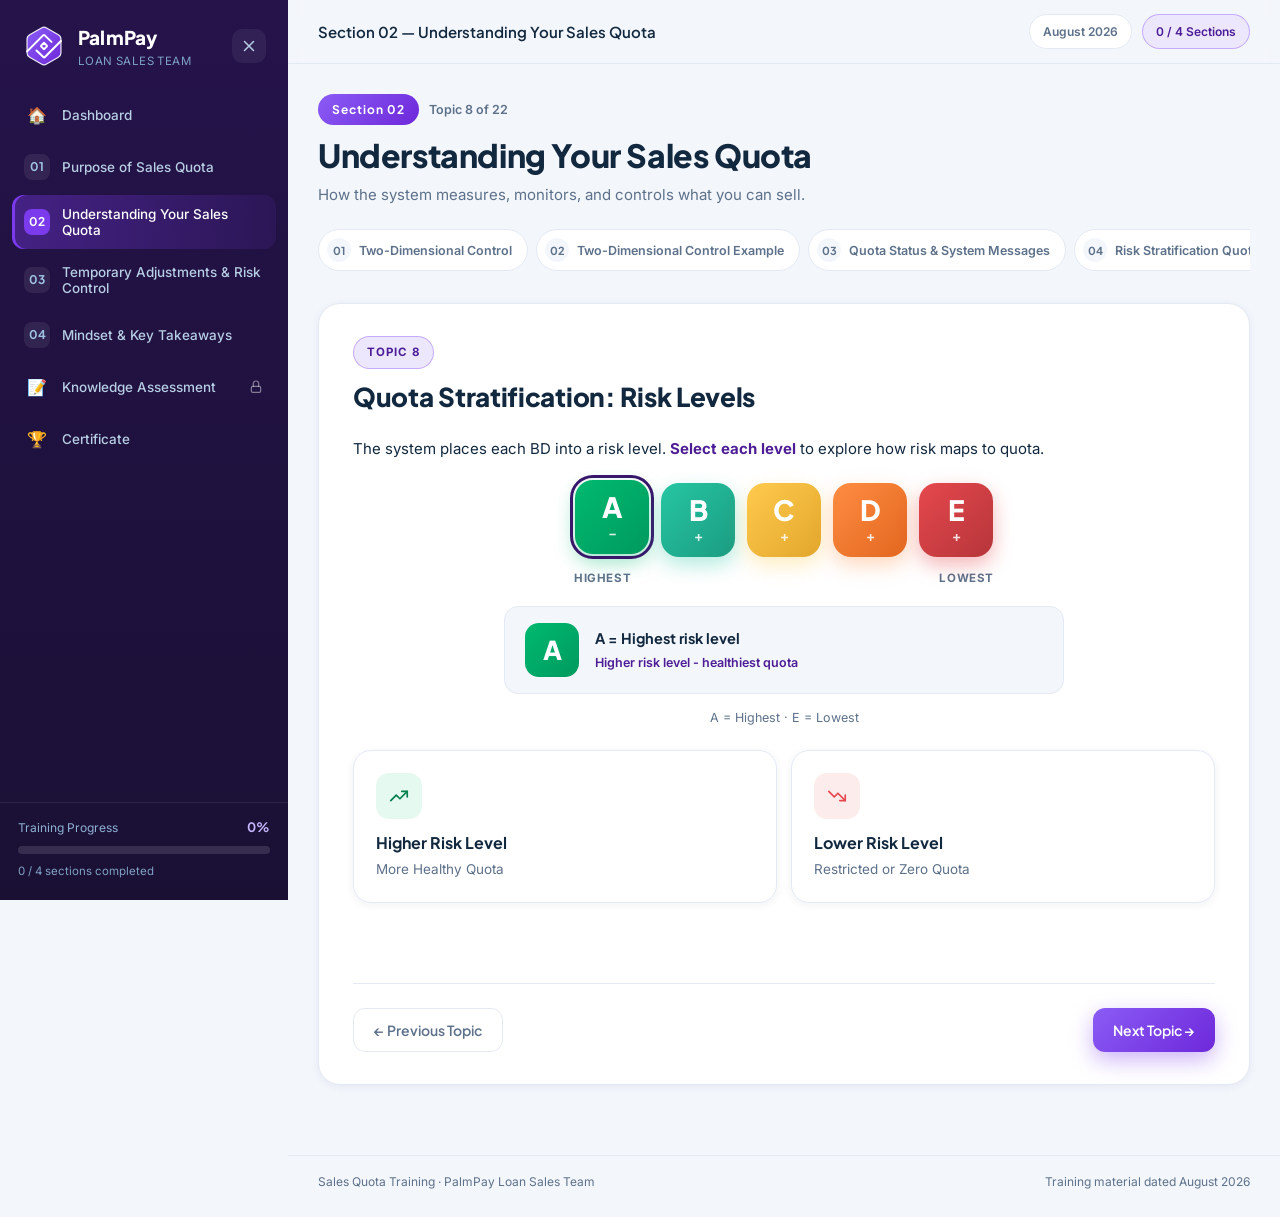
<file: _test_risk.html>
<!DOCTYPE html>
<html lang="en">
<head>
<meta charset="UTF-8">
<title>TEST-RISK</title>
<meta name="viewport" content="width=device-width, initial-scale=1.0" />
<link rel="stylesheet" href="css/styles.css">
<link rel="preconnect" href="https://fonts.googleapis.com" />
<link rel="preconnect" href="https://fonts.gstatic.com" crossorigin />
<link href="https://fonts.googleapis.com/css2?family=Inter:wght@400;500;600;700&family=Plus+Jakarta+Sans:wght@500;600;700;800&display=swap" rel="stylesheet" />
</head>
<body>
<div class="app">
    <aside class="sidebar" id="sidebar" aria-label="Course navigation">
      <div class="sidebar-brand">
        <div class="brand-mark" aria-hidden="true">
          <svg viewBox="0 0 48 48">
            <defs>
              <linearGradient id="ppmark-g" x1="0" y1="0" x2="1" y2="1">
                <stop offset="0" stop-color="#8b5cf6"/>
                <stop offset="1" stop-color="#6d28d9"/>
              </linearGradient>
            </defs>
            <path fill="url(#ppmark-g)" stroke="#ffffff" stroke-opacity=".9" stroke-width="1.3" stroke-linecap="round" stroke-linejoin="round" d="M21.157 4.262a5.69 5.69 0 0 1 5.685 0l12.83 7.407a5.69 5.69 0 0 1 2.843 4.924v14.814a5.69 5.69 0 0 1-2.843 4.924l-12.83 7.407a5.69 5.69 0 0 1-5.685 0l-12.83-7.407a5.69 5.69 0 0 1-2.842-4.924V16.593a5.69 5.69 0 0 1 2.842-4.924z"/>
            <g fill="none" stroke="#ffffff" stroke-linecap="round" stroke-linejoin="round" stroke-width="2.2">
              <rect width="5.053" height="5.053" x="21.473" y="21.473" rx="0.632" ry="0.632" transform="rotate(-45 24 24)"/>
              <path d="M5.565 29.88l17.44-17.441a1.263 1.263 0 0 1 1.766-.021l7.432 7.089m10.245-.897L25.007 36.051a1.263 1.263 0 0 1-1.766.021l-7.431-7.088"/>
            </g>
          </svg>
        </div>
        <div class="brand-text">
          <span class="brand-name">PalmPay</span>
          <span class="brand-sub">Loan Sales Team</span>
        </div>
        <button class="sidebar-close" id="sidebarClose" aria-label="Close menu">
          <svg viewBox="0 0 24 24" fill="none" stroke="currentColor" stroke-width="2" stroke-linecap="round"><path d="M18 6L6 18M6 6l12 12"/></svg>
        </button>
      </div>
      <nav class="sidebar-nav" id="sidebarNav"></nav>
      <div class="sidebar-footer">
        <div class="mini-progress">
          <div class="mini-progress-top">
            <span class="mini-progress-label">Training Progress</span>
            <span class="mini-progress-value" id="miniProgressValue">0%</span>
          </div>
          <div class="mini-progress-track">
            <div class="mini-progress-fill" id="miniProgressFill"></div>
          </div>
          <div class="mini-progress-sub" id="miniProgressSub">0 / 4 sections completed</div>
        </div>
      </div>
    </aside>
    <div class="sidebar-backdrop" id="sidebarBackdrop"></div>
    <div class="main">
      <header class="topbar">
        <button class="menu-toggle" id="menuToggle" aria-label="Open navigation menu">
          <svg viewBox="0 0 24 24" fill="none" stroke="currentColor" stroke-width="2" stroke-linecap="round"><path d="M4 6h16M4 12h16M4 18h16"/></svg>
        </button>
        <div class="topbar-crumb" id="topbarCrumb">Dashboard</div>
        <div class="topbar-right">
          <span class="topbar-chip topbar-chip-date">August 2026</span>
          <span class="topbar-chip topbar-chip-progress" id="topbarProgress">0 / 4 Sections</span>
        </div>
      </header>
      <main class="content" id="view" aria-live="polite"></main>
      <footer class="app-footer">
        <span>Sales Quota Training · PalmPay Loan Sales Team</span>
        <span>Training material dated August 2026</span>
      </footer>
    </div>
  </div>
  <div class="dl-modal" id="dlModal" role="dialog" aria-modal="true" aria-label="Download Certificate" aria-hidden="true">
    <div class="dl-backdrop" data-dl="backdrop"></div>
    <div class="dl-card">
      <button type="button" class="dl-close" data-dl="cancel" aria-label="Close">
        <svg viewBox="0 0 24 24" fill="none" stroke="currentColor" stroke-width="2" stroke-linecap="round"><path d="M18 6L6 18M6 6l12 12"/></svg>
      </button>
      <div class="dl-head">
        <div class="dl-head-ic" aria-hidden="true">
          <svg viewBox="0 0 24 24" fill="none" stroke="currentColor" stroke-width="1.8" stroke-linecap="round" stroke-linejoin="round"><path d="M21 15v4a2 2 0 0 1-2 2H5a2 2 0 0 1-2-2v-4"/><path d="M7 10l5 5 5-5"/><path d="M12 15V3"/></svg>
        </div>
        <div>
          <h3 class="dl-title">Download Certificate</h3>
          <p class="dl-sub">Choose your preferred format</p>
        </div>
      </div>
      <div class="dl-options">
        <button type="button" class="dl-opt" data-dl="pdf"><span class="dl-opt-text"><strong>PDF</strong><em>Download as PDF</em></span></button>
        <button type="button" class="dl-opt" data-dl="jpg"><span class="dl-opt-text"><strong>JPG</strong><em>Download as JPG</em></span></button>
      </div>
      <button type="button" class="btn btn-ghost dl-cancel" data-dl="cancel">Cancel</button>
    </div>
  </div>
  <div class="toast" id="toast" role="status" aria-live="polite"></div>
  <div class="dl-modal up-modal" id="upModal" role="dialog" aria-modal="true" aria-label="Upload Certificate" aria-hidden="true">
    <div class="dl-backdrop" data-up="backdrop"></div>
    <div class="dl-card up-card">
      <button type="button" class="dl-close" data-up="cancel" aria-label="Close">
        <svg viewBox="0 0 24 24" fill="none" stroke="currentColor" stroke-width="2" stroke-linecap="round"><path d="M18 6L6 18M6 6l12 12"/></svg>
      </button>
      <div class="dl-head">
        <div class="dl-success-ic" aria-hidden="true">
          <svg viewBox="0 0 24 24" fill="none" stroke="currentColor" stroke-width="2.2" stroke-linecap="round" stroke-linejoin="round"><path d="M20 6L9 17l-5-5"/></svg>
        </div>
        <div>
          <h3 class="dl-title">Certificate Downloaded Successfully</h3>
        </div>
      </div>
      <p class="up-text">Your certificate has been successfully downloaded. Please complete the final step by uploading your certificate using the submission form below.</p>
      <div class="up-actions">
        <button type="button" class="btn btn-primary" data-up="form">Upload Certificate</button>
        <p class="up-hint">Click the button to open the certificate submission form.</p>
        <button type="button" class="btn btn-ghost" data-up="cancel">Later</button>
      </div>
    </div>
  </div>
<script>
(function(){
  try{
    localStorage.setItem('palmpay_sqt_v1', JSON.stringify({
      completedSections:[], current:{section:1,topic:5}, assessment:null, completed:false, name:''
    }));
  }catch(e){}
})();
</script>
<script src="js/course-data.js"></script>
<script>
window.addEventListener('load', function(){
  var s = document.createElement('script');
  s.src = 'js/app.js';
  s.onload = function(){
    setTimeout(function(){
      var navBtn = document.querySelector('[data-nav="section"][data-si="1"]');
      if (navBtn) navBtn.click();
      setTimeout(function(){
        var pill = document.querySelector('.topic-pill[data-topic="5"]');
        if (pill) pill.click();
        setTimeout(function(){
          function grab(){
            var letter = document.querySelector('[data-ld-letter]');
            var map = document.querySelector('[data-ld-map]');
            var det = document.querySelector('[data-level-detail]');
            var active = document.querySelector('.level.active');
            return {
              letter: letter ? letter.textContent : null,
              map: map ? map.textContent : null,
              detailClass: det ? det.className : null,
              activeKey: active ? active.getAttribute('data-level') : null
            };
          }
          var a = grab();
          var eBtn = document.querySelector('.level[data-level="E"]');
          if (eBtn) eBtn.click();
          var ae = grab();
          var bBtn = document.querySelector('.level[data-level="B"]');
          if (bBtn) bBtn.click();
          var ab = grab();
          document.title = 'RESULT:A=' + JSON.stringify(a) + '|E=' + JSON.stringify(ae) + '|B=' + JSON.stringify(ab);
        }, 500);
      }, 400);
    }, 500);
  };
  document.body.appendChild(s);
  window.addEventListener('error', function(e){ document.title = 'ERR:' + e.message; });
});
</script>
</body>
</html>
</file>
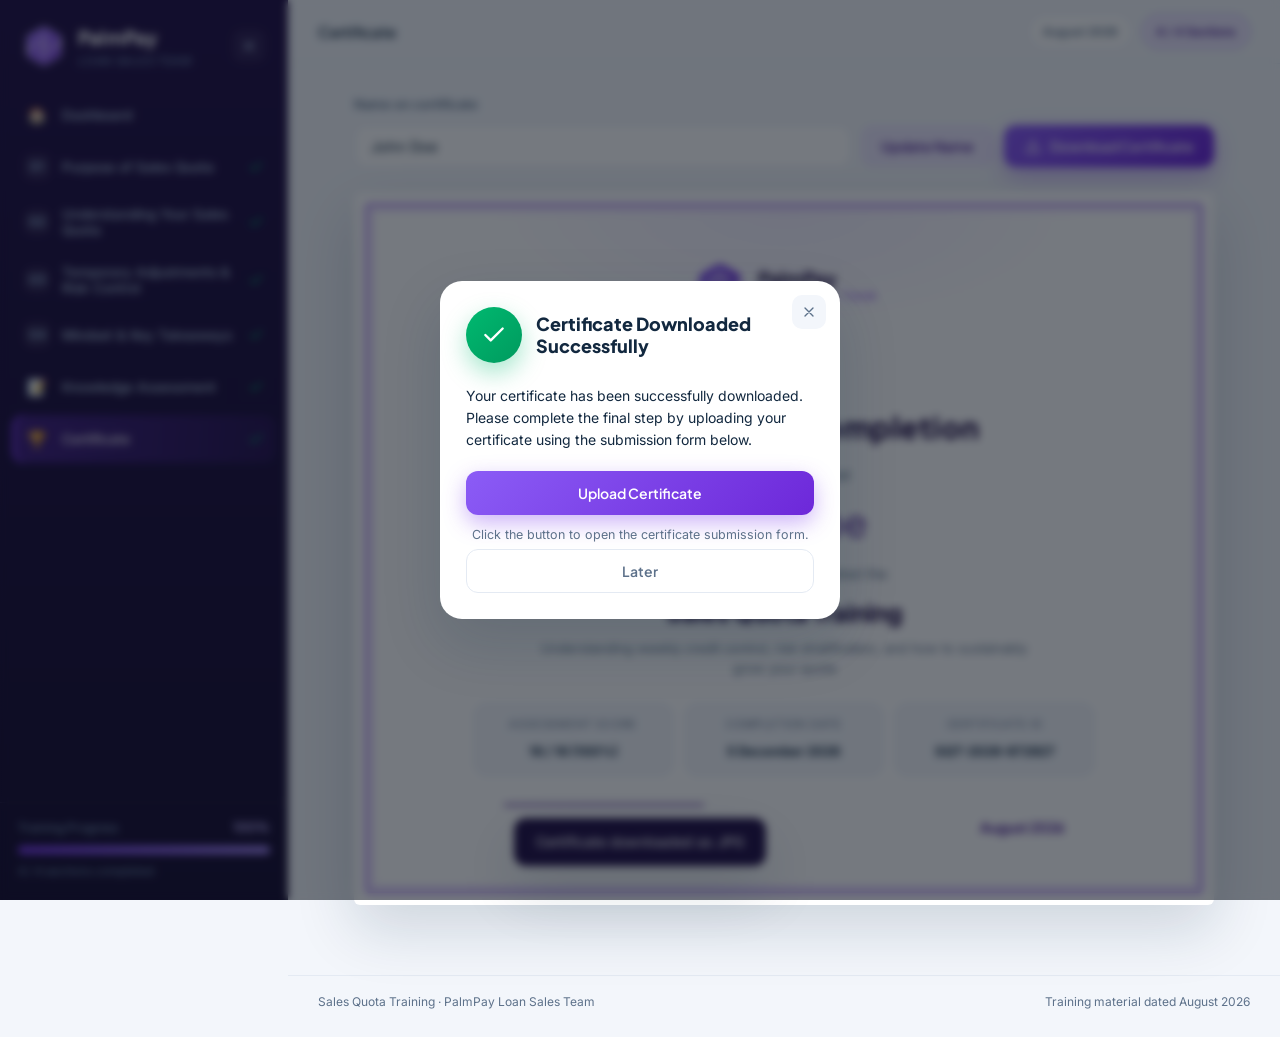
<file: _test_upload.html>
<!DOCTYPE html>
<html lang="en">
<head>
<meta charset="UTF-8">
<title>TEST-UPLOAD-FLOW</title>
<meta name="viewport" content="width=device-width, initial-scale=1.0" />
<link rel="stylesheet" href="css/styles.css">
<link rel="preconnect" href="https://fonts.googleapis.com" />
<link rel="preconnect" href="https://fonts.gstatic.com" crossorigin />
<link href="https://fonts.googleapis.com/css2?family=Inter:wght@400;500;600;700&family=Plus+Jakarta+Sans:wght@500;600;700;800&display=swap" rel="stylesheet" />
</head>
<body>
<div class="app">
    <aside class="sidebar" id="sidebar" aria-label="Course navigation">
      <div class="sidebar-brand">
        <div class="brand-mark" aria-hidden="true">
          <svg viewBox="0 0 48 48">
            <defs>
              <linearGradient id="ppmark-g" x1="0" y1="0" x2="1" y2="1">
                <stop offset="0" stop-color="#8b5cf6"/>
                <stop offset="1" stop-color="#6d28d9"/>
              </linearGradient>
            </defs>
            <path fill="url(#ppmark-g)" stroke="#ffffff" stroke-opacity=".9" stroke-width="1.3" stroke-linecap="round" stroke-linejoin="round" d="M21.157 4.262a5.69 5.69 0 0 1 5.685 0l12.83 7.407a5.69 5.69 0 0 1 2.843 4.924v14.814a5.69 5.69 0 0 1-2.843 4.924l-12.83 7.407a5.69 5.69 0 0 1-5.685 0l-12.83-7.407a5.69 5.69 0 0 1-2.842-4.924V16.593a5.69 5.69 0 0 1 2.842-4.924z"/>
            <g fill="none" stroke="#ffffff" stroke-linecap="round" stroke-linejoin="round" stroke-width="2.2">
              <rect width="5.053" height="5.053" x="21.473" y="21.473" rx="0.632" ry="0.632" transform="rotate(-45 24 24)"/>
              <path d="M5.565 29.88l17.44-17.441a1.263 1.263 0 0 1 1.766-.021l7.432 7.089m10.245-.897L25.007 36.051a1.263 1.263 0 0 1-1.766.021l-7.431-7.088"/>
            </g>
          </svg>
        </div>
        <div class="brand-text">
          <span class="brand-name">PalmPay</span>
          <span class="brand-sub">Loan Sales Team</span>
        </div>
        <button class="sidebar-close" id="sidebarClose" aria-label="Close menu">
          <svg viewBox="0 0 24 24" fill="none" stroke="currentColor" stroke-width="2" stroke-linecap="round"><path d="M18 6L6 18M6 6l12 12"/></svg>
        </button>
      </div>
      <nav class="sidebar-nav" id="sidebarNav"></nav>
      <div class="sidebar-footer">
        <div class="mini-progress">
          <div class="mini-progress-top">
            <span class="mini-progress-label">Training Progress</span>
            <span class="mini-progress-value" id="miniProgressValue">0%</span>
          </div>
          <div class="mini-progress-track">
            <div class="mini-progress-fill" id="miniProgressFill"></div>
          </div>
          <div class="mini-progress-sub" id="miniProgressSub">0 / 4 sections completed</div>
        </div>
      </div>
    </aside>
    <div class="sidebar-backdrop" id="sidebarBackdrop"></div>
    <div class="main">
      <header class="topbar">
        <button class="menu-toggle" id="menuToggle" aria-label="Open navigation menu">
          <svg viewBox="0 0 24 24" fill="none" stroke="currentColor" stroke-width="2" stroke-linecap="round"><path d="M4 6h16M4 12h16M4 18h16"/></svg>
        </button>
        <div class="topbar-crumb" id="topbarCrumb">Dashboard</div>
        <div class="topbar-right">
          <span class="topbar-chip topbar-chip-date">August 2026</span>
          <span class="topbar-chip topbar-chip-progress" id="topbarProgress">0 / 4 Sections</span>
        </div>
      </header>
      <main class="content" id="view" aria-live="polite"></main>
      <footer class="app-footer">
        <span>Sales Quota Training · PalmPay Loan Sales Team</span>
        <span>Training material dated August 2026</span>
      </footer>
    </div>
  </div>
  <div class="dl-modal" id="dlModal" role="dialog" aria-modal="true" aria-label="Download Certificate" aria-hidden="true">
    <div class="dl-backdrop" data-dl="backdrop"></div>
    <div class="dl-card">
      <button type="button" class="dl-close" data-dl="cancel" aria-label="Close">
        <svg viewBox="0 0 24 24" fill="none" stroke="currentColor" stroke-width="2" stroke-linecap="round"><path d="M18 6L6 18M6 6l12 12"/></svg>
      </button>
      <div class="dl-head">
        <div class="dl-head-ic" aria-hidden="true">
          <svg viewBox="0 0 24 24" fill="none" stroke="currentColor" stroke-width="1.8" stroke-linecap="round" stroke-linejoin="round"><path d="M21 15v4a2 2 0 0 1-2 2H5a2 2 0 0 1-2-2v-4"/><path d="M7 10l5 5 5-5"/><path d="M12 15V3"/></svg>
        </div>
        <div>
          <h3 class="dl-title">Download Certificate</h3>
          <p class="dl-sub">Choose your preferred format</p>
        </div>
      </div>
      <div class="dl-options">
        <button type="button" class="dl-opt" data-dl="pdf"><span class="dl-opt-text"><strong>PDF</strong><em>Download as PDF</em></span></button>
        <button type="button" class="dl-opt" data-dl="jpg"><span class="dl-opt-text"><strong>JPG</strong><em>Download as JPG</em></span></button>
      </div>
      <button type="button" class="btn btn-ghost dl-cancel" data-dl="cancel">Cancel</button>
    </div>
  </div>
  <div class="dl-modal up-modal" id="upModal" role="dialog" aria-modal="true" aria-label="Upload Certificate" aria-hidden="true">
    <div class="dl-backdrop" data-up="backdrop"></div>
    <div class="dl-card up-card">
      <button type="button" class="dl-close" data-up="cancel" aria-label="Close">
        <svg viewBox="0 0 24 24" fill="none" stroke="currentColor" stroke-width="2" stroke-linecap="round"><path d="M18 6L6 18M6 6l12 12"/></svg>
      </button>
      <div class="dl-head">
        <div class="dl-success-ic" aria-hidden="true">
          <svg viewBox="0 0 24 24" fill="none" stroke="currentColor" stroke-width="2.2" stroke-linecap="round" stroke-linejoin="round"><path d="M20 6L9 17l-5-5"/></svg>
        </div>
        <div>
          <h3 class="dl-title">Certificate Downloaded Successfully</h3>
        </div>
      </div>
      <p class="up-text">Your certificate has been successfully downloaded. Please complete the final step by uploading your certificate using the submission form below.</p>
      <div class="up-actions">
        <button type="button" class="btn btn-primary" data-up="form">Upload Certificate</button>
        <p class="up-hint">Click the button to open the certificate submission form.</p>
        <button type="button" class="btn btn-ghost" data-up="cancel">Later</button>
      </div>
    </div>
  </div>
  <div class="toast" id="toast" role="status" aria-live="polite"></div>
<script>
(function(){
  try{
    localStorage.setItem('palmpay_sqt_v1', JSON.stringify({
      completedSections:['s1','s2','s3','s4'],
      current:{section:0,topic:0},
      assessment:{score:16,total:16,pct:100,passed:true,date:new Date().toISOString()},
      completed:true,
      name:'John Doe',
      certDownloaded:false
    }));
  }catch(e){}
  var realCreate = URL.createObjectURL.bind(URL);
  URL.createObjectURL = function(blob){ return realCreate(blob); };
  var realClick = HTMLAnchorElement.prototype.click;
  HTMLAnchorElement.prototype.click = function(){ return realClick.call(this); };
  window.__opens = [];
  var realOpen = window.open.bind(window);
  window.open = function(url, target, features){ window.__opens.push({ url: String(url), target: String(target), features: String(features || '') }); return null; };
})();
</script>
<script src="js/course-data.js"></script>
<script>
window.addEventListener('load', function(){
  var s = document.createElement('script');
  s.src = 'js/app.js';
  s.onerror = function(){ document.title = 'ERR:APP_SCRIPT_LOAD_FAILED'; };
  s.onload = function(){
    setTimeout(function(){ cert(true); }, 500);

    function shell(){
      return 'RESULT:' +
        '|UP_AFTER_DL=' + (document.getElementById('upModal').classList.contains('show') ? 'YES' : 'NO') +
        '|STORED=' + (function(){ try{ return JSON.parse(localStorage.getItem('palmpay_sqt_v1')).certDownloaded === true ? 'YES' : 'NO'; }catch(e){ return 'ERR'; } })() +
        '|UP_CLOSED_BY_LATER=' + (!document.getElementById('upModal').classList.contains('show') ? 'YES' : 'NO') +
        '|TOOLBAR_UPLOAD=' + (document.querySelector('[data-action="upload-cert"]') ? 'YES' : 'NO') +
        '|REOPENED=' + (document.getElementById('upModal').classList.contains('show') ? 'YES' : 'NO') +
        '|OPENS=' + window.__opens.map(function(o){ return o.url + '|' + o.target + '|' + o.features; }).join(';');
    }

    function cert(download){
      var certNav = document.querySelector('[data-nav="certificate"]');
      if (!certNav) { document.title = 'ERR:NO_CERT_NAV'; return; }
      certNav.click();
      setTimeout(function(){
        if (download) {
          var dlBtn = document.querySelector('[data-action="download-cert"]');
          if (!dlBtn) { document.title = 'ERR:NO_DL_BTN'; return; }
          dlBtn.click();
          setTimeout(function(){
            var jpgBtn = document.querySelector('#dlModal [data-dl="jpg"]');
            if (!jpgBtn) { document.title = 'ERR:NO_JPG_BTN'; return; }
            jpgBtn.click();
            setTimeout(function(){
              var upOpen = document.getElementById('upModal').classList.contains('show');
              if (!upOpen) { document.title = 'ERR:NO_UPLOAD_MODAL_AFTER_DL'; return; }
              var later = document.querySelector('#upModal [data-up="cancel"]');
              if (later) later.click();
              setTimeout(function(){ verifyAfterLater(); }, 300);
            }, 2800);
          }, 300);
        } else {
          setTimeout(function(){ verifyToolbar(); }, 400);
        }
      }, 300);
    }

    function verifyAfterLater(){
      var closed = !document.getElementById('upModal').classList.contains('show');
      if (!closed) { document.title = 'ERR:LATER_DID_NOT_CLOSE'; return; }
      cert(false);
    }

    function verifyToolbar(){
      var hasUpload = document.querySelector('[data-action="upload-cert"]');
      if (!hasUpload) { document.title = 'ERR:NO_TOOLBAR_UPLOAD'; return; }
      hasUpload.click();
      setTimeout(function(){
        var reopened = document.getElementById('upModal').classList.contains('show');
        if (!reopened) { document.title = 'ERR:UPLOAD_NOT_REOPEN'; return; }
        var go = document.querySelector('#upModal [data-up="form"]');
        if (!go) { document.title = 'ERR:NO_FORM_BTN'; return; }
        go.click();
        setTimeout(function(){ document.title = shell(); }, 300);
      }, 300);
    }
  };
  document.body.appendChild(s);
  window.addEventListener('error', function(e){ document.title = 'ERR:' + e.message; });
});
</script>
</body>
</html>
</file>
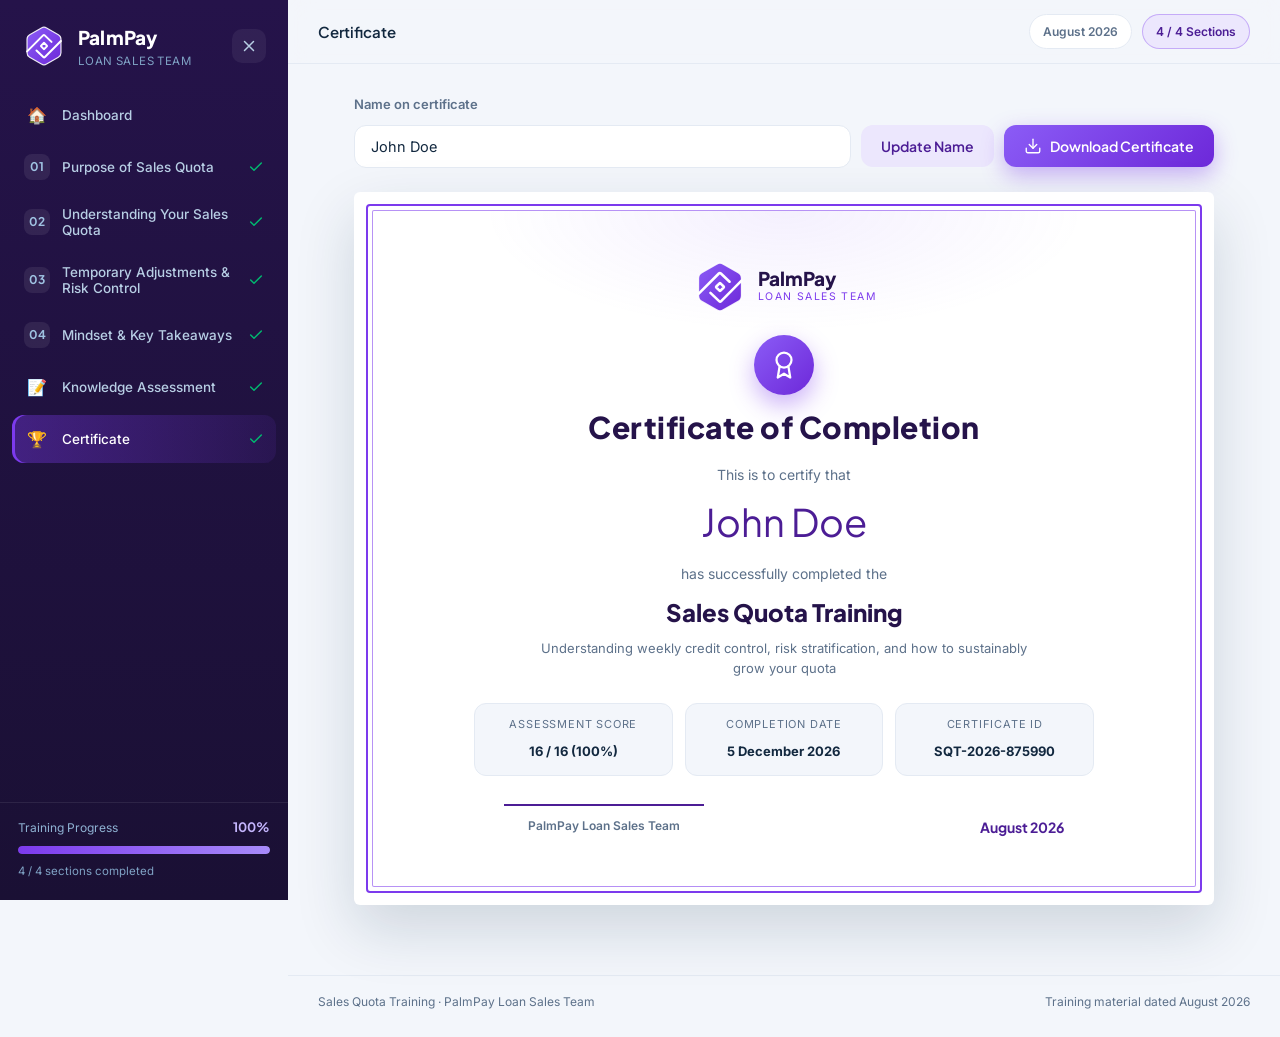
<file: _test_view.html>
<!DOCTYPE html>
<html lang="en">
<head>
<meta charset="UTF-8">
<title>TEST-VIEW</title>
<meta name="viewport" content="width=device-width, initial-scale=1.0" />
<link rel="stylesheet" href="css/styles.css">
<link rel="preconnect" href="https://fonts.googleapis.com" />
<link rel="preconnect" href="https://fonts.gstatic.com" crossorigin />
<link href="https://fonts.googleapis.com/css2?family=Inter:wght@400;500;600;700&family=Plus+Jakarta+Sans:wght@500;600;700;800&display=swap" rel="stylesheet" />
</head>
<body>
<div class="app">
    <aside class="sidebar" id="sidebar" aria-label="Course navigation">
      <div class="sidebar-brand">
        <div class="brand-mark" aria-hidden="true">
          <svg viewBox="0 0 48 48">
            <defs>
              <linearGradient id="ppmark-g" x1="0" y1="0" x2="1" y2="1">
                <stop offset="0" stop-color="#8b5cf6"/>
                <stop offset="1" stop-color="#6d28d9"/>
              </linearGradient>
            </defs>
            <path fill="url(#ppmark-g)" stroke="#ffffff" stroke-opacity=".9" stroke-width="1.3" stroke-linecap="round" stroke-linejoin="round" d="M21.157 4.262a5.69 5.69 0 0 1 5.685 0l12.83 7.407a5.69 5.69 0 0 1 2.843 4.924v14.814a5.69 5.69 0 0 1-2.843 4.924l-12.83 7.407a5.69 5.69 0 0 1-5.685 0l-12.83-7.407a5.69 5.69 0 0 1-2.842-4.924V16.593a5.69 5.69 0 0 1 2.842-4.924z"/>
            <g fill="none" stroke="#ffffff" stroke-linecap="round" stroke-linejoin="round" stroke-width="2.2">
              <rect width="5.053" height="5.053" x="21.473" y="21.473" rx="0.632" ry="0.632" transform="rotate(-45 24 24)"/>
              <path d="M5.565 29.88l17.44-17.441a1.263 1.263 0 0 1 1.766-.021l7.432 7.089m10.245-.897L25.007 36.051a1.263 1.263 0 0 1-1.766.021l-7.431-7.088"/>
            </g>
          </svg>
        </div>
        <div class="brand-text">
          <span class="brand-name">PalmPay</span>
          <span class="brand-sub">Loan Sales Team</span>
        </div>
        <button class="sidebar-close" id="sidebarClose" aria-label="Close menu">
          <svg viewBox="0 0 24 24" fill="none" stroke="currentColor" stroke-width="2" stroke-linecap="round"><path d="M18 6L6 18M6 6l12 12"/></svg>
        </button>
      </div>
      <nav class="sidebar-nav" id="sidebarNav"></nav>
      <div class="sidebar-footer">
        <div class="mini-progress">
          <div class="mini-progress-top">
            <span class="mini-progress-label">Training Progress</span>
            <span class="mini-progress-value" id="miniProgressValue">0%</span>
          </div>
          <div class="mini-progress-track">
            <div class="mini-progress-fill" id="miniProgressFill"></div>
          </div>
          <div class="mini-progress-sub" id="miniProgressSub">0 / 4 sections completed</div>
        </div>
      </div>
    </aside>
    <div class="sidebar-backdrop" id="sidebarBackdrop"></div>
    <div class="main">
      <header class="topbar">
        <button class="menu-toggle" id="menuToggle" aria-label="Open navigation menu">
          <svg viewBox="0 0 24 24" fill="none" stroke="currentColor" stroke-width="2" stroke-linecap="round"><path d="M4 6h16M4 12h16M4 18h16"/></svg>
        </button>
        <div class="topbar-crumb" id="topbarCrumb">Dashboard</div>
        <div class="topbar-right">
          <span class="topbar-chip topbar-chip-date">August 2026</span>
          <span class="topbar-chip topbar-chip-progress" id="topbarProgress">0 / 4 Sections</span>
        </div>
      </header>
      <main class="content" id="view" aria-live="polite"></main>
      <footer class="app-footer">
        <span>Sales Quota Training · PalmPay Loan Sales Team</span>
        <span>Training material dated August 2026</span>
      </footer>
    </div>
  </div>
  <div class="dl-modal" id="dlModal" role="dialog" aria-modal="true" aria-label="Download Certificate" aria-hidden="true">
    <div class="dl-backdrop" data-dl="backdrop"></div>
    <div class="dl-card">
      <button type="button" class="dl-close" data-dl="cancel" aria-label="Close">
        <svg viewBox="0 0 24 24" fill="none" stroke="currentColor" stroke-width="2" stroke-linecap="round"><path d="M18 6L6 18M6 6l12 12"/></svg>
      </button>
      <div class="dl-head">
        <div class="dl-head-ic" aria-hidden="true">
          <svg viewBox="0 0 24 24" fill="none" stroke="currentColor" stroke-width="1.8" stroke-linecap="round" stroke-linejoin="round"><path d="M21 15v4a2 2 0 0 1-2 2H5a2 2 0 0 1-2-2v-4"/><path d="M7 10l5 5 5-5"/><path d="M12 15V3"/></svg>
        </div>
        <div>
          <h3 class="dl-title">Download Certificate</h3>
          <p class="dl-sub">Choose your preferred format</p>
        </div>
      </div>
      <div class="dl-options">
        <button type="button" class="dl-opt" data-dl="pdf"><span class="dl-opt-text"><strong>PDF</strong><em>Download as PDF</em></span></button>
        <button type="button" class="dl-opt" data-dl="jpg"><span class="dl-opt-text"><strong>JPG</strong><em>Download as JPG</em></span></button>
      </div>
      <button type="button" class="btn btn-ghost dl-cancel" data-dl="cancel">Cancel</button>
    </div>
  </div>
  <div class="toast" id="toast" role="status" aria-live="polite"></div>
  <div class="dl-modal up-modal" id="upModal" role="dialog" aria-modal="true" aria-label="Upload Certificate" aria-hidden="true">
    <div class="dl-backdrop" data-up="backdrop"></div>
    <div class="dl-card up-card">
      <button type="button" class="dl-close" data-up="cancel" aria-label="Close">
        <svg viewBox="0 0 24 24" fill="none" stroke="currentColor" stroke-width="2" stroke-linecap="round"><path d="M18 6L6 18M6 6l12 12"/></svg>
      </button>
      <div class="dl-head">
        <div class="dl-success-ic" aria-hidden="true">
          <svg viewBox="0 0 24 24" fill="none" stroke="currentColor" stroke-width="2.2" stroke-linecap="round" stroke-linejoin="round"><path d="M20 6L9 17l-5-5"/></svg>
        </div>
        <div>
          <h3 class="dl-title">Certificate Downloaded Successfully</h3>
        </div>
      </div>
      <p class="up-text">Your certificate has been successfully downloaded. Please complete the final step by uploading your certificate using the submission form below.</p>
      <div class="up-actions">
        <button type="button" class="btn btn-primary" data-up="form">Upload Certificate</button>
        <p class="up-hint">Click the button to open the certificate submission form.</p>
        <button type="button" class="btn btn-ghost" data-up="cancel">Later</button>
      </div>
    </div>
  </div>
<script>
(function(){
  try{
    localStorage.setItem('palmpay_sqt_v1', JSON.stringify({
      completedSections:['s1','s2','s3','s4'],
      current:{section:0,topic:0},
      assessment:{score:16,total:16,pct:100,passed:true,date:new Date().toISOString()},
      completed:true,
      name:'John Doe'
    }));
  }catch(e){}
})();
</script>
<script src="js/course-data.js"></script>
<script>
window.addEventListener('load', function(){
  var s = document.createElement('script');
  s.src = 'js/app.js';
  s.onload = function(){
    setTimeout(function(){
      var certNav = document.querySelector('[data-nav="certificate"]');
      if (certNav) certNav.click();
      setTimeout(function(){
        var nameInput = document.getElementById('certName');
        var dlBtn = document.querySelector('[data-action="download-cert"]');
        var certNameEl = document.querySelector('#certificate .cert-name');
        document.title = 'RESULT:NAME_INPUT=' + (nameInput ? 'YES' : 'NO') +
          '|DL_BTN=' + (dlBtn ? 'YES' : 'NO') +
          '|CERT_RENDERED=' + (certNameEl ? 'YES' : 'NO') +
          '|CERT_TEXT=' + (certNameEl ? certNameEl.textContent : '') +
          '|LOCKED=' + (document.querySelector('.cert-locked') ? 'YES' : 'NO');
      }, 400);
    }, 500);
  };
  document.body.appendChild(s);
  window.addEventListener('error', function(e){ document.title = 'ERR:' + e.message; });
});
</script>
</body>
</html>
</file>
<file: css/styles.css>
/* ============================================================
   Sales Quota Training — Premium Fintech Styles
   PalmPay Loan Sales Team · August 2026
   Vanilla CSS only. No frameworks.
   ============================================================ */

/* ---------------------------- Tokens ---------------------------- */
:root {
  /* PalmPay brand purple */
  --purple-950: #1a1034;
  --purple-900: #25134a;
  --purple-800: #38176b;
  --purple-700: #4c1d95;
  --purple-650: #5b21b6;
  --purple-dark: #6d28d9;
  --purple: #7c3aed;
  --purple-soft: #a78bfa;
  --purple-200: #c4b5fd;
  --purple-100: #ece7fd;
  --purple-50: #f7f5fe;
  --purple-100-hover: #e3dcfd;
  --purple-grad: linear-gradient(135deg, #8b5cf6 0%, #6d28d9 100%);
  --purple-grad-h: linear-gradient(90deg, var(--purple) 0%, var(--purple-soft) 100%);
  /* Semantic status (unchanged) */
  --navy-950: #061525;
  --navy-900: #0a1c31;
  --navy-800: #0f2942;
  --navy-700: #163a5c;
  --green: #00b970;
  --green-dark: #009a5e;
  --green-deep: #007f4e;
  --green-100: #e5f9f0;
  --green-light: #d2f3e4;
  --orange: #ff9f1c;
  --orange-100: #fff4e1;
  --red: #e5484d;
  --red-100: #fdecec;
  --blue: #2e7cf6;
  --blue-100: #e9f2fe;
  --bg: #f3f6fb;
  --surface: #ffffff;
  --text: #12283f;
  --muted: #5d718a;
  --border: #e4eaf3;
  --shadow-sm: 0 2px 10px rgba(15, 41, 66, .06);
  --shadow: 0 12px 34px rgba(15, 41, 66, .10);
  --shadow-lg: 0 24px 60px rgba(15, 41, 66, .16);
  --radius: 18px;
  --radius-sm: 12px;
  --font-head: 'Plus Jakarta Sans', 'Inter', system-ui, sans-serif;
  --font-body: 'Inter', system-ui, -apple-system, sans-serif;
  --sidebar-w: 288px;
}

/* ---------------------------- Reset ---------------------------- */
* { margin: 0; padding: 0; box-sizing: border-box; }

html { scroll-behavior: smooth; }

html, body {
  overflow-x: hidden;
  background: var(--bg);
  color: var(--text);
  font-family: var(--font-body);
  font-size: 16px;
  line-height: 1.6;
  -webkit-font-smoothing: antialiased;
}

body { min-height: 100vh; }

h1, h2, h3, h4, h5, h6 { font-family: var(--font-head); line-height: 1.25; }

button { font-family: inherit; cursor: pointer; }

img, svg { display: block; }

input, button { font-family: inherit; }

::selection { background: rgba(124, 58, 237, .3); }

/* ---------------------------- Layout ---------------------------- */
.app { display: flex; min-height: 100vh; }

.sidebar {
  position: fixed;
  inset: 0 auto 0 0;
  width: var(--sidebar-w);
  background: linear-gradient(180deg, var(--purple-900) 0%, var(--purple-950) 100%);
  color: #cfe0f1;
  display: flex;
  flex-direction: column;
  z-index: 60;
  transform: translateX(-100%);
  transition: transform .28s ease;
  overflow-y: auto;
}

@media (min-width: 1024px) {
  .sidebar { transform: translateX(0); }
  body.sidebar-hidden .sidebar { transform: translateX(-100%); }
  .main { margin-left: var(--sidebar-w); }
  body.sidebar-hidden .main { margin-left: 0; }
  .menu-toggle { display: none; }
  body.sidebar-hidden .menu-toggle { display: inline-flex; }
}

@media (max-width: 1023px) {
  body.sidebar-open .sidebar { transform: translateX(0); box-shadow: 20px 0 60px rgba(0, 0, 0, .4); }
  body.sidebar-open { overflow: hidden; }
  .menu-toggle { display: inline-flex; }
}

.sidebar-brand {
  display: flex;
  align-items: center;
  gap: 12px;
  padding: 22px 22px 16px;
}

.brand-mark {
  width: 44px;
  height: 44px;
  flex: 0 0 44px;
  border-radius: 13px;
  background: transparent;
  color: #fff;
  display: grid;
  place-items: center;
}

.brand-mark svg { width: 44px; height: 44px; }

.brand-text { display: flex; flex-direction: column; min-width: 0; }

.brand-name { font-family: var(--font-head); font-weight: 800; font-size: 19px; color: #fff; letter-spacing: .2px; }

.brand-sub { font-size: 11.5px; color: #7fa2c4; letter-spacing: .4px; text-transform: uppercase; }

.sidebar-close {
  margin-left: auto;
  width: 34px;
  height: 34px;
  border: none;
  border-radius: 10px;
  background: rgba(255, 255, 255, .06);
  color: #b7cee4;
  display: grid;
  place-items: center;
  transition: background .2s, color .2s;
}

.sidebar-close:hover { background: rgba(255, 255, 255, .14); color: #fff; }

.sidebar-close svg { width: 18px; height: 18px; }

.sidebar-course {
  margin: 4px 16px 14px;
  padding: 16px;
  border-radius: 14px;
  background: linear-gradient(135deg, rgba(124, 58, 237, .28), rgba(124, 58, 237, .1));
  border: 1px solid rgba(124, 58, 237, .45);
}

.sidebar-course-chip {
  display: inline-block;
  font-size: 10.5px;
  font-weight: 700;
  letter-spacing: 1.2px;
  text-transform: uppercase;
  color: var(--purple-200);
  background: rgba(124, 58, 237, .32);
  padding: 3px 9px;
  border-radius: 20px;
  margin-bottom: 8px;
}

.sidebar-course-title { font-size: 17px; font-weight: 700; color: #fff; margin-bottom: 4px; }

.sidebar-course-sub { font-size: 12.5px; color: #8fb2d3; line-height: 1.5; }

.sidebar-nav { flex: 1; padding: 4px 12px 16px; display: flex; flex-direction: column; gap: 4px; }

.nav-item {
  display: flex;
  align-items: center;
  gap: 12px;
  width: 100%;
  padding: 11px 12px;
  border: none;
  border-radius: 12px;
  background: transparent;
  color: #b7cee4;
  font-size: 13.5px;
  font-weight: 500;
  text-align: left;
  transition: background .2s, color .2s;
}

.nav-item:hover { background: rgba(255, 255, 255, .07); color: #fff; }

.nav-item.active { background: linear-gradient(90deg, rgba(124, 58, 237, .38), rgba(124, 58, 237, .1)); color: #fff; box-shadow: inset 3px 0 0 var(--purple); }

.nav-num {
  font-family: var(--font-head);
  font-weight: 700;
  font-size: 12px;
  width: 26px;
  height: 26px;
  flex: 0 0 26px;
  display: grid;
  place-items: center;
  border-radius: 8px;
  background: rgba(255, 255, 255, .08);
  color: #9fc3e2;
}

.nav-item.active .nav-num { background: var(--purple); color: #fff; }

.nav-emoji { font-size: 16px; width: 26px; height: 26px; flex: 0 0 26px; display: grid; place-items: center; }

.nav-label { flex: 1; min-width: 0; }

.nav-status { display: inline-grid; place-items: center; }

.nav-status svg { width: 16px; height: 16px; }

.nav-ok { color: var(--green); }

.nav-lock { color: rgba(255, 255, 255, .45); }

.sidebar-footer { padding: 14px 18px 20px; border-top: 1px solid rgba(255, 255, 255, .08); }

.mini-progress-top { display: flex; justify-content: space-between; align-items: center; margin-bottom: 8px; }

.mini-progress-label { font-size: 12px; color: #8fb2d3; }

.mini-progress-value { font-family: var(--font-head); font-weight: 700; font-size: 13px; color: var(--purple-200); }

.mini-progress-track { height: 8px; border-radius: 8px; background: rgba(255, 255, 255, .12); overflow: hidden; }

.mini-progress-fill { height: 100%; width: 0; border-radius: 8px; background: var(--purple-grad-h); transition: width .6s ease; }

.mini-progress-sub { margin-top: 8px; font-size: 11.5px; color: #7fa2c4; }

.sidebar-backdrop {
  position: fixed;
  inset: 0;
  background: rgba(4, 12, 22, .5);
  z-index: 55;
  opacity: 0;
  pointer-events: none;
  transition: opacity .25s ease;
}

.sidebar-backdrop.show { opacity: 1; pointer-events: auto; }

/* ---------------------------- Main / Topbar ---------------------------- */
.main {
  flex: 1;
  min-width: 0;
  display: flex;
  flex-direction: column;
  transition: margin-left .28s ease;
}

.topbar {
  position: sticky;
  top: 0;
  z-index: 40;
  display: flex;
  align-items: center;
  gap: 14px;
  padding: 14px 30px;
  background: rgba(243, 246, 251, .82);
  backdrop-filter: blur(12px);
  -webkit-backdrop-filter: blur(12px);
  border-bottom: 1px solid var(--border);
}

.menu-toggle {
  width: 40px;
  height: 40px;
  border: 1px solid var(--border);
  border-radius: 10px;
  background: var(--surface);
  color: var(--text);
  align-items: center;
  justify-content: center;
  box-shadow: var(--shadow-sm);
}

.menu-toggle svg { width: 20px; height: 20px; }

.topbar-crumb {
  flex: 1;
  min-width: 0;
  font-family: var(--font-head);
  font-weight: 600;
  font-size: 15px;
  white-space: nowrap;
  overflow: hidden;
  text-overflow: ellipsis;
}

.topbar-right { display: flex; align-items: center; gap: 10px; }

.topbar-chip {
  font-size: 12px;
  font-weight: 600;
  padding: 7px 13px;
  border-radius: 20px;
  background: var(--surface);
  border: 1px solid var(--border);
  color: var(--muted);
  white-space: nowrap;
}

.topbar-chip-progress { color: var(--purple-700); border-color: rgba(124, 58, 237, .35); background: var(--purple-100); }

.content { width: 100%; max-width: 1060px; margin: 0 auto; padding: 30px 30px 70px; flex: 1; }

.app-footer {
  display: flex;
  justify-content: space-between;
  flex-wrap: wrap;
  gap: 8px;
  padding: 16px 30px 26px;
  font-size: 12px;
  color: var(--muted);
  border-top: 1px solid var(--border);
  max-width: 1060px;
  width: 100%;
  margin: 0 auto;
}

/* ---------------------------- Buttons ---------------------------- */
.btn {
  display: inline-flex;
  align-items: center;
  justify-content: center;
  gap: 8px;
  border: none;
  border-radius: 12px;
  font-family: var(--font-head);
  font-weight: 600;
  font-size: 14px;
  padding: 12px 20px;
  transition: transform .15s ease, box-shadow .2s ease, background .2s ease;
}

.btn svg { width: 18px; height: 18px; }

.btn-primary { background: var(--purple-grad); color: #fff; box-shadow: 0 8px 22px rgba(124, 58, 237, .38); }

.btn-primary:hover { transform: translateY(-2px); box-shadow: 0 12px 26px rgba(124, 58, 237, .5); }

.btn-ghost { background: transparent; color: var(--muted); border: 1px solid var(--border); }

.btn-ghost:hover { background: var(--surface); color: var(--text); border-color: #cdd8e6; }

.btn-soft { background: var(--purple-100); color: var(--purple-700); }

.btn-soft:hover { background: var(--purple-100-hover); }

.btn-hero { font-size: 15px; padding: 14px 26px; margin-top: 6px; }

/* ---------------------------- Dashboard ---------------------------- */
.dash-hero {
  position: relative;
  overflow: hidden;
  border-radius: 24px;
  padding: 44px 46px;
  color: #fff;
  background:
    radial-gradient(1200px 500px at 85% -20%, rgba(139, 92, 246, .55), transparent 60%),
    radial-gradient(800px 400px at -10% 110%, rgba(196, 181, 253, .35), transparent 55%),
    linear-gradient(135deg, var(--purple-900), var(--purple-950));
  box-shadow: var(--shadow-lg);
  margin-bottom: 26px;
}

.hero-glow {
  position: absolute;
  inset: 0;
  pointer-events: none;
  background: linear-gradient(115deg, transparent 30%, rgba(255, 255, 255, .06) 50%, transparent 70%);
}

.hero-badge {
  display: inline-flex;
  align-items: center;
  gap: 8px;
  font-size: 12px;
  font-weight: 600;
  letter-spacing: .4px;
  color: var(--purple-200);
  background: rgba(124, 58, 237, .28);
  border: 1px solid rgba(124, 58, 237, .5);
  padding: 7px 14px;
  border-radius: 30px;
  margin-bottom: 18px;
}

.hero-badge svg { width: 16px; height: 16px; }

.hero-title { font-size: clamp(30px, 4.5vw, 44px); font-weight: 800; letter-spacing: -.5px; margin-bottom: 12px; }

.hero-sub { font-size: clamp(14px, 2vw, 17px); color: #bcd2e8; max-width: 640px; margin-bottom: 24px; }

.hero-chips { display: flex; flex-wrap: wrap; gap: 10px; margin-bottom: 26px; }

.hero-chip { font-size: 12.5px; font-weight: 600; padding: 8px 15px; border-radius: 30px; background: rgba(255, 255, 255, .08); border: 1px solid rgba(255, 255, 255, .14); color: #d9e7f4; }

.dash-grid { display: grid; grid-template-columns: 1.5fr 1fr; gap: 24px; margin-bottom: 26px; align-items: start; }

.panel {
  background: var(--surface);
  border: 1px solid var(--border);
  border-radius: var(--radius);
  box-shadow: var(--shadow-sm);
  padding: 26px;
}

.panel-head { display: flex; align-items: center; justify-content: space-between; gap: 12px; flex-wrap: wrap; margin-bottom: 6px; }

.panel-head h3 { font-size: 18px; font-weight: 700; }

.panel-chip { font-size: 11.5px; font-weight: 600; color: var(--muted); background: var(--bg); border: 1px solid var(--border); padding: 5px 11px; border-radius: 20px; }

.panel-sub { color: var(--muted); font-size: 14px; margin-bottom: 16px; }

.overview-list { list-style: none; display: grid; grid-template-columns: repeat(2, 1fr); gap: 12px 20px; }

.overview-list li { display: flex; align-items: center; gap: 10px; font-size: 13.5px; font-weight: 500; }

.ov-ic { width: 22px; height: 22px; flex: 0 0 22px; border-radius: 50%; background: var(--purple-100); color: var(--purple-700); display: grid; place-items: center; }

.ov-ic svg { width: 12px; height: 12px; }

.progress-count { margin: 14px 0 12px; display: flex; flex-direction: column; gap: 2px; }

.pc-num { font-family: var(--font-head); font-size: 34px; font-weight: 800; color: var(--text); }

.pc-label { font-size: 13px; color: var(--muted); }

.big-progress-track { height: 12px; border-radius: 10px; background: var(--bg); border: 1px solid var(--border); overflow: hidden; margin-bottom: 18px; }

.big-progress-fill { height: 100%; width: 0; border-radius: 10px; background: var(--purple-grad-h); transition: width .9s ease; }

.progress-panel.in .big-progress-fill { width: var(--p); }

.progress-stats { display: grid; grid-template-columns: repeat(3, 1fr); gap: 10px; }

.pstat { background: var(--bg); border: 1px solid var(--border); border-radius: var(--radius-sm); padding: 14px 8px; text-align: center; }

.pstat-num { display: block; font-family: var(--font-head); font-weight: 800; font-size: 22px; color: var(--purple-700); }

.pstat-label { font-size: 11px; color: var(--muted); }

.module-grid { display: grid; grid-template-columns: repeat(2, 1fr); gap: 18px; margin-top: 16px; }

.module-card {
  position: relative;
  background: var(--surface);
  border: 1px solid var(--border);
  border-radius: var(--radius);
  box-shadow: var(--shadow-sm);
  padding: 22px;
  display: flex;
  flex-direction: column;
  gap: 10px;
  transition: transform .2s ease, box-shadow .2s ease;
}

.module-card:hover { transform: translateY(-4px); box-shadow: var(--shadow); }

.mod-top { display: flex; align-items: flex-start; justify-content: space-between; }

.mod-num {
  font-family: var(--font-head);
  font-weight: 800;
  font-size: 13px;
  letter-spacing: 1px;
  color: var(--purple-700);
  background: var(--purple-100);
  border: 1px solid rgba(124, 58, 237, .35);
  padding: 6px 12px;
  border-radius: 20px;
}

.mod-ic { width: 48px; height: 48px; border-radius: 14px; background: linear-gradient(135deg, var(--purple-100), var(--purple-50)); color: var(--purple-700); display: grid; place-items: center; }

.mod-ic svg { width: 24px; height: 24px; }

.mod-title { font-size: 17px; font-weight: 700; }

.mod-blurb { font-size: 13px; color: var(--muted); flex: 1; }

.mod-meta { display: flex; align-items: center; justify-content: space-between; gap: 8px; flex-wrap: wrap; }

.mod-topics { font-size: 12px; color: var(--muted); }

.mod-status { display: inline-flex; align-items: center; gap: 5px; font-size: 11.5px; font-weight: 700; padding: 5px 11px; border-radius: 20px; }

.mod-status svg { width: 13px; height: 13px; }

.st-done { color: var(--green-deep); background: var(--green-100); }

.st-inprog { color: #b45500; background: var(--orange-100); }

.st-not { color: var(--muted); background: var(--bg); }

.btn-mod { align-self: flex-start; font-size: 13px; padding: 10px 18px; }

/* ---------------------------- Section / Topic ---------------------------- */
.section-header { margin-bottom: 22px; }

.section-kicker { display: flex; align-items: center; gap: 10px; flex-wrap: wrap; margin-bottom: 10px; }

.section-num {
  font-family: var(--font-head);
  font-weight: 700;
  font-size: 12px;
  letter-spacing: 1px;
  color: #fff;
  background: var(--purple-grad);
  padding: 6px 14px;
  border-radius: 20px;
}

.section-topic-count { font-size: 12.5px; font-weight: 600; color: var(--muted); }

.section-title { font-size: clamp(24px, 3.4vw, 32px); font-weight: 800; letter-spacing: -.4px; margin-bottom: 8px; }

.section-subtitle { font-size: 15px; color: var(--muted); }

.topic-nav {
  display: flex;
  gap: 8px;
  overflow-x: auto;
  padding-bottom: 10px;
  margin-bottom: 22px;
  scrollbar-width: thin;
}

.topic-pill {
  display: inline-flex;
  align-items: center;
  gap: 8px;
  flex: 0 0 auto;
  border: 1px solid var(--border);
  background: var(--surface);
  color: var(--muted);
  border-radius: 30px;
  padding: 8px 15px 8px 8px;
  font-size: 12.5px;
  font-weight: 600;
  transition: all .2s ease;
}

.topic-pill:hover { border-color: var(--purple); color: var(--purple-700); }

.topic-pill.active { background: var(--purple); border-color: var(--purple); color: #fff; box-shadow: 0 6px 16px rgba(124, 58, 237, .35); }

.tp-num {
  font-family: var(--font-head);
  font-weight: 700;
  font-size: 11px;
  width: 24px;
  height: 24px;
  flex: 0 0 24px;
  display: grid;
  place-items: center;
  border-radius: 50%;
  background: var(--bg);
  color: var(--muted);
}

.topic-pill.active .tp-num { background: rgba(255, 255, 255, .25); color: #fff; }

.topic-card {
  background: var(--surface);
  border: 1px solid var(--border);
  border-radius: 22px;
  box-shadow: var(--shadow-sm);
  padding: 32px 34px;
}

.topic-head { margin-bottom: 24px; }

.topic-badge {
  display: inline-block;
  font-size: 11.5px;
  font-weight: 700;
  letter-spacing: 1px;
  text-transform: uppercase;
  color: var(--purple-700);
  background: var(--purple-100);
  border: 1px solid rgba(124, 58, 237, .35);
  padding: 6px 13px;
  border-radius: 20px;
  margin-bottom: 12px;
}

.topic-title { font-size: clamp(21px, 3vw, 26px); font-weight: 800; letter-spacing: -.3px; }

.topic-blocks { display: flex; flex-direction: column; gap: 22px; }

.topic-nav-buttons { display: flex; justify-content: space-between; gap: 12px; margin-top: 34px; padding-top: 24px; border-top: 1px solid var(--border); flex-wrap: wrap; }

/* ---------------------------- Blocks ---------------------------- */
.block-heading {
  display: flex;
  align-items: center;
  gap: 10px;
  font-size: 16px;
  font-weight: 700;
  color: var(--text);
}

.bh-bar { width: 4px; height: 18px; border-radius: 4px; background: var(--purple-grad); flex: 0 0 4px; }

.block-text { font-size: 15px; color: var(--text); }

.block-text strong { color: var(--purple-700); font-weight: 700; }

/* chips */
.chips { display: flex; flex-wrap: wrap; gap: 12px; }

.chip {
  display: inline-flex;
  align-items: center;
  gap: 10px;
  padding: 12px 20px;
  border-radius: 30px;
  background: var(--surface);
  border: 1px solid var(--border);
  box-shadow: var(--shadow-sm);
  font-family: var(--font-head);
  font-weight: 600;
  font-size: 14px;
  color: var(--text);
}

.chip-ic {
  width: 28px;
  height: 28px;
  flex: 0 0 28px;
  border-radius: 9px;
  display: grid;
  place-items: center;
  color: var(--purple-700);
  background: var(--purple-100);
}

.chip-ic svg { width: 15px; height: 15px; }

/* principle */
.principle {
  display: flex;
  align-items: flex-start;
  gap: 16px;
  padding: 22px 24px;
  border-radius: 16px;
  background: linear-gradient(135deg, rgba(124, 58, 237, .12), rgba(124, 58, 237, .04));
  border: 1px solid rgba(124, 58, 237, .4);
  border-left: 5px solid var(--purple);
}

.principle-ic {
  width: 44px;
  height: 44px;
  flex: 0 0 44px;
  border-radius: 13px;
  background: var(--purple-grad);
  color: #fff;
  display: grid;
  place-items: center;
  box-shadow: 0 6px 16px rgba(124, 58, 237, .35);
}

.principle-ic svg { width: 22px; height: 22px; }

.principle-label { font-family: var(--font-head); font-weight: 800; font-size: 13px; letter-spacing: 1px; text-transform: uppercase; color: var(--purple-700); display: block; margin-bottom: 4px; }

.principle-body p { font-size: 15px; color: var(--text); }

/* key message */
.keymessage {
  display: flex;
  align-items: flex-start;
  gap: 14px;
  padding: 20px 24px;
  border-radius: 16px;
  background: linear-gradient(135deg, var(--purple-900), var(--purple-800));
  color: #fff;
  box-shadow: var(--shadow);
}

.km-ic { width: 40px; height: 40px; flex: 0 0 40px; border-radius: 12px; background: rgba(124, 58, 237, .3); color: var(--purple-200); display: grid; place-items: center; }

.km-ic svg { width: 20px; height: 20px; }

.keymessage p { font-size: 15px; }

/* warning */
.warning {
  display: flex;
  align-items: flex-start;
  gap: 14px;
  padding: 20px 24px;
  border-radius: 16px;
  background: var(--red-100);
  border: 1px solid rgba(229, 72, 77, .35);
  border-left: 5px solid var(--red);
}

.warn-ic { width: 40px; height: 40px; flex: 0 0 40px; border-radius: 12px; background: var(--red); color: #fff; display: grid; place-items: center; }

.warn-ic svg { width: 20px; height: 20px; }

.warn-label { font-family: var(--font-head); font-weight: 800; font-size: 12.5px; letter-spacing: 1px; text-transform: uppercase; color: var(--red); display: block; margin-bottom: 4px; }

.warn-body p { font-size: 15px; color: #6e1f21; }

/* quote */
.quote-card {
  position: relative;
  padding: 30px 34px 30px 52px;
  border-radius: 16px;
  background: var(--blue-100);
  border: 1px solid rgba(46, 124, 246, .3);
}

.qmark {
  position: absolute;
  top: 6px;
  left: 18px;
  font-family: Georgia, serif;
  font-size: 64px;
  line-height: 1;
  color: rgba(46, 124, 246, .35);
}

.quote-card p { font-family: var(--font-head); font-size: 17px; font-weight: 600; color: #123a75; }

/* card grids */
.card-grid { display: grid; gap: 14px; }
.card-grid.cols-2 { grid-template-columns: repeat(2, 1fr); }
.card-grid.cols-3 { grid-template-columns: repeat(3, 1fr); }

.info-card {
  background: var(--surface);
  border: 1px solid var(--border);
  border-radius: var(--radius);
  box-shadow: var(--shadow-sm);
  padding: 22px;
  transition: transform .2s ease, box-shadow .2s ease, border-color .2s ease;
}

.info-card:hover { transform: translateY(-3px); box-shadow: var(--shadow); }

.info-ic { width: 46px; height: 46px; border-radius: 13px; display: grid; place-items: center; margin-bottom: 14px; color: var(--purple-700); background: var(--purple-100); }

.info-ic svg { width: 22px; height: 22px; }

.info-card.accent-green .info-ic { background: var(--green-100); color: var(--green-deep); }
.info-card.accent-red .info-ic { background: var(--red-100); color: var(--red); }
.info-card.accent-blue .info-ic { background: var(--blue-100); color: var(--blue); }
.info-card.accent-orange .info-ic { background: var(--orange-100); color: #c46a00; }

.info-title { font-size: 16px; font-weight: 700; margin-bottom: 6px; }

.info-text { font-size: 13.5px; color: var(--muted); }

/* expandable cards */
.expand-grid { display: grid; gap: 14px; }
.expand-grid.cols-2 { grid-template-columns: repeat(2, 1fr); }
.expand-grid.cols-3 { grid-template-columns: repeat(3, 1fr); }

.expand-card {
  background: var(--surface);
  border: 1px solid var(--border);
  border-radius: var(--radius);
  box-shadow: var(--shadow-sm);
  overflow: hidden;
  transition: border-color .2s ease, box-shadow .2s ease;
}

.expand-card.open { border-color: rgba(124, 58, 237, .55); box-shadow: var(--shadow); }

.expand-head {
  width: 100%;
  display: flex;
  align-items: center;
  gap: 12px;
  padding: 18px 18px;
  background: transparent;
  border: none;
  text-align: left;
  color: var(--text);
}

.expand-ic { width: 40px; height: 40px; flex: 0 0 40px; border-radius: 11px; display: grid; place-items: center; color: var(--purple-700); background: var(--purple-100); transition: transform .2s ease; }

.expand-ic svg { width: 20px; height: 20px; }

.expand-title { flex: 1; font-family: var(--font-head); font-size: 14.5px; font-weight: 700; line-height: 1.35; }

.expand-toggle {
  flex: 0 0 28px;
  width: 28px;
  height: 28px;
  display: grid;
  place-items: center;
  border-radius: 50%;
  background: var(--bg);
  border: 1px solid var(--border);
  font-family: var(--font-head);
  font-size: 17px;
  font-weight: 700;
  color: var(--purple-700);
  transition: all .2s ease;
}

.expand-card.open .expand-toggle { background: var(--purple); border-color: var(--purple); color: #fff; }

.expand-body {
  max-height: 0;
  overflow: hidden;
  transition: max-height .3s ease;
}

.expand-card.open .expand-body { max-height: 320px; }

.expand-body p { padding: 0 18px 20px; font-size: 14px; color: var(--muted); }

/* meter */
.meter-card {
  background: linear-gradient(135deg, var(--purple-900), var(--purple-800));
  border-radius: var(--radius);
  padding: 26px 28px;
  color: #fff;
  box-shadow: var(--shadow);
}

.meter-head { display: flex; justify-content: space-between; align-items: center; margin-bottom: 14px; }

.meter-label { font-size: 13px; font-weight: 600; color: #a8c4dd; }

.meter-value { font-family: var(--font-head); font-size: 30px; font-weight: 800; color: var(--purple-200); }

.meter-value em { font-style: normal; font-size: 13px; font-weight: 700; letter-spacing: 1.5px; color: #7fa2c4; margin-left: 6px; }

.meter-track { height: 16px; border-radius: 12px; background: rgba(255, 255, 255, .12); overflow: hidden; margin-bottom: 12px; }

.meter-fill { height: 100%; width: 0; border-radius: 12px; background: var(--purple-grad-h); transition: width 1.1s ease; }

.meter-card.in .meter-fill { width: var(--v); }

.meter-foot { display: flex; justify-content: space-between; align-items: center; gap: 10px; flex-wrap: wrap; }

.meter-caption { font-size: 12.5px; color: #a8c4dd; }

.meter-note { font-size: 13px; font-weight: 700; color: var(--orange); }

/* risk levels */
.levels { text-align: center; }

.levels-row { display: flex; justify-content: center; gap: 12px; flex-wrap: wrap; }

.level {
  position: relative;
  width: 74px;
  height: 74px;
  border: none;
  border-radius: 18px;
  display: flex;
  flex-direction: column;
  align-items: center;
  justify-content: center;
  gap: 2px;
  transition: transform .2s ease, box-shadow .2s ease;
}

.level:hover { transform: translateY(-3px); }

.lv-key { font-family: var(--font-head); font-size: 28px; font-weight: 800; color: #fff; line-height: 1; }

.lv-toggle { font-family: var(--font-head); font-size: 14px; font-weight: 700; color: rgba(255, 255, 255, .85); }

.level.lv-a { background: linear-gradient(135deg, var(--green), var(--green-dark)); box-shadow: 0 8px 20px rgba(0, 185, 112, .4); }
.level.lv-b { background: linear-gradient(135deg, #26c6a2, #1b9c82); box-shadow: 0 8px 20px rgba(38, 198, 162, .35); }
.level.lv-c { background: linear-gradient(135deg, #ffca4d, #e2a72c); box-shadow: 0 8px 20px rgba(255, 202, 77, .35); }
.level.lv-d { background: linear-gradient(135deg, #ff8c42, #e2671f); box-shadow: 0 8px 20px rgba(255, 140, 66, .35); }
.level.lv-e { background: linear-gradient(135deg, #e5484d, #b6353a); box-shadow: 0 8px 20px rgba(229, 72, 77, .4); }

.level.active { transform: translateY(-3px); outline: 3px solid var(--purple-800); outline-offset: 2px; }

.levels-scale { display: flex; justify-content: space-between; max-width: 420px; margin: 12px auto 4px; font-size: 11.5px; font-weight: 700; color: var(--muted); text-transform: uppercase; letter-spacing: .6px; }

.level-detail {
  display: flex;
  align-items: center;
  gap: 16px;
  max-width: 560px;
  margin: 18px auto 0;
  text-align: left;
  padding: 16px 20px;
  border-radius: 14px;
  background: var(--bg);
  border: 1px solid var(--border);
}

.ld-letter {
  width: 54px;
  height: 54px;
  flex: 0 0 54px;
  border-radius: 14px;
  background: linear-gradient(135deg, var(--purple-800), var(--purple-700));
  color: #fff;
  font-family: var(--font-head);
  font-size: 26px;
  font-weight: 800;
  display: grid;
  place-items: center;
  transition: background .25s ease, color .25s ease;
}

.ld-tone-a .ld-letter { background: linear-gradient(135deg, var(--green), var(--green-dark)); }
.ld-tone-b .ld-letter { background: linear-gradient(135deg, #26c6a2, #1b9c82); }
.ld-tone-c .ld-letter { background: linear-gradient(135deg, #ffca4d, #e2a72c); color: #5a4200; }
.ld-tone-d .ld-letter { background: linear-gradient(135deg, #ff8c42, #e2671f); }
.ld-tone-e .ld-letter { background: linear-gradient(135deg, #e5484d, #b6353a); }

.ld-text { font-family: var(--font-head); font-weight: 700; font-size: 14.5px; color: var(--text); }

.ld-map { font-size: 12.5px; font-weight: 600; color: var(--purple-700); margin-top: 3px; }

.levels-note { margin-top: 14px; font-size: 12.5px; color: var(--muted); }

/* timeline */
.timeline { padding: 6px 0; }

.tl-badge {
  display: inline-flex;
  align-items: center;
  gap: 8px;
  font-family: var(--font-head);
  font-weight: 700;
  font-size: 13px;
  color: #fff;
  background: var(--purple-grad);
  padding: 8px 16px;
  border-radius: 24px;
  margin-bottom: 18px;
  box-shadow: 0 6px 16px rgba(124, 58, 237, .35);
}

.tl-badge svg { width: 15px; height: 15px; }

.tl-wrap { display: flex; flex-direction: column; }

.tl-item { display: flex; gap: 18px; }

.tl-rail { position: relative; flex: 0 0 22px; display: flex; justify-content: center; }

.tl-dot {
  width: 14px;
  height: 14px;
  flex: 0 0 14px;
  margin-top: 18px;
  border-radius: 50%;
  background: var(--purple);
  box-shadow: 0 0 0 4px var(--purple-100);
  z-index: 1;
}

.tl-rail::before {
  content: '';
  position: absolute;
  top: 0;
  bottom: 0;
  left: 50%;
  width: 2px;
  transform: translateX(-50%);
  background: linear-gradient(180deg, var(--purple-100), var(--border));
}

.tl-item:first-child .tl-rail::before { top: 20px; }
.tl-item:last-child .tl-rail::before { bottom: auto; height: 20px; }

.tl-card {
  flex: 1;
  margin-bottom: 14px;
  padding: 15px 18px;
  background: var(--surface);
  border: 1px solid var(--border);
  border-radius: 14px;
  box-shadow: var(--shadow-sm);
}

.tl-title { font-size: 14.5px; font-weight: 700; color: var(--text); }

.tl-desc { font-size: 13px; color: var(--muted); margin-top: 3px; }

.tl-emphasis .tl-card { border-color: rgba(124, 58, 237, .55); background: var(--purple-100); }

.tl-emphasis .tl-title { color: var(--purple-700); }

/* flow */
.flow { display: flex; flex-direction: column; align-items: center; gap: 2px; padding: 8px 0; }

.flow-node { display: flex; flex-direction: column; align-items: center; gap: 6px; }

.flow-item {
  position: relative;
  font-family: var(--font-head);
  font-size: 14.5px;
  font-weight: 700;
  padding: 13px 24px;
  border-radius: 14px;
  text-align: center;
  min-width: 220px;
  box-shadow: var(--shadow-sm);
}

.flow-item.tone-green { background: var(--green-100); border: 1px solid rgba(0, 185, 112, .4); color: var(--green-deep); }
.flow-item.tone-danger { background: var(--red-100); border: 1px solid rgba(229, 72, 77, .4); color: #a13035; }
.flow-item.tone-neutral { background: var(--bg); border: 1px solid var(--border); color: var(--text); }

.flow-plus {
  font-family: var(--font-head);
  font-size: 15px;
  font-weight: 800;
  color: var(--purple-700);
  background: var(--surface);
  border: 2px solid var(--purple);
  width: 26px;
  height: 26px;
  display: grid;
  place-items: center;
  border-radius: 50%;
}

.flow-arrow { color: var(--muted); font-size: 17px; line-height: 1; }

.flow-node:last-child .flow-arrow { display: none; }

.flow.in .flow-arrow { animation: flowArrow 1.2s ease infinite; }

@keyframes flowArrow {
  0% { transform: translateY(0); opacity: .4; }
  50% { transform: translateY(4px); opacity: 1; }
  100% { transform: translateY(0); opacity: .4; }
}

/* checklist */
.checklist-head { margin-bottom: 14px; }

.checklist-counter { font-size: 13px; font-weight: 600; color: var(--muted); }

.checklist-counter strong { color: var(--purple-700); }

.checklist-items { display: flex; flex-direction: column; gap: 10px; }

.check-item {
  width: 100%;
  display: flex;
  align-items: center;
  gap: 14px;
  text-align: left;
  padding: 15px 18px;
  border-radius: 14px;
  background: var(--surface);
  border: 1px solid var(--border);
  color: var(--text);
  transition: all .2s ease;
}

.check-item:hover { border-color: rgba(124, 58, 237, .55); }

.check-item.checked { background: var(--green-100); border-color: rgba(0, 185, 112, .5); }

.check-box {
  width: 24px;
  height: 24px;
  flex: 0 0 24px;
  border-radius: 7px;
  border: 2px solid #cdd8e6;
  display: grid;
  place-items: center;
  color: transparent;
  transition: all .2s ease;
}

.check-box svg { width: 14px; height: 14px; }

.check-item.checked .check-box { background: var(--green); border-color: var(--green); color: #fff; }

.check-text { flex: 1; font-size: 14px; font-weight: 500; line-height: 1.45; }

.check-desc { display: block; font-style: normal; font-size: 12.5px; color: var(--muted); margin-top: 2px; }

.check-toggle {
  flex: 0 0 26px;
  width: 26px;
  height: 26px;
  display: grid;
  place-items: center;
  border-radius: 50%;
  background: var(--bg);
  border: 1px solid var(--border);
  font-family: var(--font-head);
  font-weight: 700;
  font-size: 16px;
  color: var(--purple-700);
  transition: all .2s ease;
}

.check-item.checked .check-toggle { background: var(--green); border-color: var(--green); color: #fff; }

/* alerts */
.alert-grid { display: grid; grid-template-columns: repeat(2, 1fr); gap: 16px; }

.alert-card {
  background: var(--surface);
  border: 1px solid var(--border);
  border-radius: var(--radius);
  box-shadow: var(--shadow-sm);
  padding: 22px;
  border-top: 5px solid var(--red);
}

.alert-card.tone-warn { border-top-color: var(--orange); }

.alert-code { margin-bottom: 12px; }

.alert-code span {
  display: inline-block;
  font-family: 'SFMono-Regular', Consolas, monospace;
  font-size: 15px;
  font-weight: 700;
  letter-spacing: .5px;
  color: #fff;
  background: var(--red);
  padding: 6px 14px;
  border-radius: 8px;
}

.alert-card.tone-warn .alert-code span { background: var(--orange); }

.alert-title { font-size: 15.5px; font-weight: 700; margin-bottom: 6px; }

.alert-text { font-size: 13.5px; color: var(--muted); }

/* kpi */
.kpi-grid { display: grid; grid-template-columns: repeat(2, 1fr); gap: 16px; }

.kpi-card {
  border-radius: var(--radius);
  padding: 26px 24px;
  text-align: center;
  color: #fff;
}

.kpi-card.tone-green { background: linear-gradient(135deg, var(--green), var(--green-dark)); box-shadow: 0 12px 28px rgba(0, 185, 112, .3); }
.kpi-card.tone-orange { background: linear-gradient(135deg, #ff9f1c, #e8820a); box-shadow: 0 12px 28px rgba(255, 159, 28, .3); }

.kpi-value { font-family: var(--font-head); font-size: 44px; font-weight: 800; letter-spacing: -1px; margin-bottom: 4px; }

.kpi-label { font-family: var(--font-head); font-size: 15px; font-weight: 700; letter-spacing: 1px; }

.kpi-sub { font-size: 12.5px; color: rgba(255, 255, 255, .85); margin-top: 6px; }

/* steps */
.steps { display: flex; flex-direction: column; gap: 14px; }

.step { display: flex; gap: 16px; align-items: flex-start; }

.step-num {
  width: 42px;
  height: 42px;
  flex: 0 0 42px;
  border-radius: 13px;
  background: var(--purple-grad);
  color: #fff;
  font-family: var(--font-head);
  font-size: 18px;
  font-weight: 800;
  display: grid;
  place-items: center;
  box-shadow: 0 6px 16px rgba(124, 58, 237, .35);
}

.step-body { flex: 1; background: var(--surface); border: 1px solid var(--border); border-radius: 14px; padding: 16px 18px; box-shadow: var(--shadow-sm); }

.step-title { font-size: 14.5px; font-weight: 700; margin-bottom: 4px; }

.step-desc { font-size: 13.5px; color: var(--muted); }

/* comparison */
.compare { display: grid; grid-template-columns: 1fr auto 1fr; gap: 14px; align-items: stretch; }

.compare-card { border-radius: 16px; padding: 24px; display: flex; flex-direction: column; gap: 10px; }

.cmp-old { background: var(--red-100); border: 1px solid rgba(229, 72, 77, .35); }

.cmp-right { background: var(--green-100); border: 1px solid rgba(0, 185, 112, .4); }

.cmp-tag {
  align-self: flex-start;
  font-family: var(--font-head);
  font-size: 11.5px;
  font-weight: 800;
  letter-spacing: 1.2px;
  padding: 6px 13px;
  border-radius: 20px;
}

.cmp-old .cmp-tag { color: #a13035; background: rgba(229, 72, 77, .15); }
.cmp-right .cmp-tag { color: var(--green-deep); background: rgba(0, 185, 112, .15); }

.cmp-text { font-family: var(--font-head); font-size: 17px; font-weight: 700; line-height: 1.5; }

.cmp-old .cmp-text { color: #8c2b2f; }
.cmp-right .cmp-text { color: var(--green-deep); }

.compare-vs {
  align-self: center;
  font-family: var(--font-head);
  font-weight: 800;
  font-size: 14px;
  color: var(--muted);
  background: var(--surface);
  border: 1px solid var(--border);
  border-radius: 50%;
  width: 46px;
  height: 46px;
  display: grid;
  place-items: center;
  box-shadow: var(--shadow-sm);
}

/* dual dimensions */
.dual-grid { display: grid; grid-template-columns: repeat(2, 1fr); gap: 16px; }

.dual-card {
  background: var(--surface);
  border: 1px solid var(--border);
  border-radius: var(--radius);
  box-shadow: var(--shadow-sm);
  padding: 20px 22px;
  overflow: hidden;
  transition: border-color .2s ease, box-shadow .2s ease;
}

.dual-card.open { border-color: rgba(124, 58, 237, .55); box-shadow: var(--shadow); }

.dual-head {
  width: 100%;
  display: flex;
  align-items: center;
  justify-content: space-between;
  gap: 10px;
  background: transparent;
  border: none;
  color: var(--text);
  padding: 0 0 10px;
}

.dual-title { font-family: var(--font-head); font-size: 13px; font-weight: 800; letter-spacing: 1.4px; color: var(--muted); }

.dual-value { font-family: var(--font-head); font-size: 26px; font-weight: 800; margin-bottom: 12px; }

.dual-bar { height: 12px; border-radius: 10px; background: var(--bg); border: 1px solid var(--border); overflow: hidden; margin-bottom: 12px; }

.dual-fill { height: 100%; width: 0; border-radius: 10px; background: var(--purple-grad-h); transition: width 1s ease; }

.dual-card.tone-danger .dual-fill { background: linear-gradient(90deg, var(--red), #ef6f73); }

.dual-card.in .dual-fill { width: var(--dv); }

.dual-status { font-size: 13px; font-weight: 700; }

.dual-card.tone-danger .dual-status { color: var(--red); }
.dual-card.tone-ok .dual-status { color: var(--green-deep); }

.dual-body { max-height: 0; overflow: hidden; transition: max-height .3s ease; }

.dual-card.open .dual-body { max-height: 200px; }

.dual-body p { padding-top: 12px; border-top: 1px dashed var(--border); font-size: 13.5px; color: var(--muted); }

.dual-hint { grid-column: 1 / -1; text-align: center; font-size: 12.5px; color: var(--muted); margin-top: 2px; }

/* knowledge check */
.kcheck {
  background: linear-gradient(135deg, var(--purple-900), var(--purple-800));
  border-radius: var(--radius);
  padding: 26px 28px;
  color: #fff;
  box-shadow: var(--shadow);
}

.kcheck-head { margin-bottom: 12px; }

.kcheck-tag {
  display: inline-block;
  font-family: var(--font-head);
  font-size: 12px;
  font-weight: 800;
  letter-spacing: 1.2px;
  text-transform: uppercase;
  color: var(--purple-200);
  background: rgba(124, 58, 237, .3);
  border: 1px solid rgba(124, 58, 237, .5);
  padding: 6px 14px;
  border-radius: 20px;
}

.kcheck-q { font-family: var(--font-head); font-size: 16.5px; font-weight: 700; margin-bottom: 18px; line-height: 1.5; }

.kcheck-opts { display: flex; flex-direction: column; gap: 10px; }

.kcheck-opt {
  display: flex;
  align-items: center;
  gap: 12px;
  width: 100%;
  text-align: left;
  padding: 12px 14px;
  border-radius: 12px;
  background: rgba(255, 255, 255, .06);
  border: 1px solid rgba(255, 255, 255, .14);
  color: #e8f1f9;
  font-size: 14px;
  transition: all .2s ease;
}

.kcheck-opt:hover:not(:disabled) { background: rgba(255, 255, 255, .12); border-color: rgba(124, 58, 237, .7); }

.kcheck-opt:disabled { cursor: default; }

.ko-letter {
  width: 28px;
  height: 28px;
  flex: 0 0 28px;
  display: grid;
  place-items: center;
  border-radius: 8px;
  background: rgba(255, 255, 255, .1);
  font-family: var(--font-head);
  font-weight: 700;
  font-size: 13px;
}

.kcheck-opt.correct { background: rgba(0, 185, 112, .25); border-color: var(--green); color: #fff; }

.kcheck-opt.correct .ko-letter { background: var(--green); }

.kcheck-opt.wrong { background: rgba(229, 72, 77, .2); border-color: var(--red); color: #fff; }

.kcheck-opt.wrong .ko-letter { background: var(--red); }

.kcheck-feedback { margin-top: 16px; border-radius: 12px; padding: 14px 16px; font-size: 14px; display: none; }

.kcheck-feedback.good { display: block; background: rgba(0, 185, 112, .18); border: 1px solid rgba(0, 185, 112, .5); color: #d9ffe9; }
.kcheck-feedback.bad { display: block; background: rgba(229, 72, 77, .18); border: 1px solid rgba(229, 72, 77, .5); color: #ffd9da; }

/* final message */
.final-card {
  border-radius: 22px;
  padding: 34px 32px;
  color: #fff;
  text-align: center;
  background:
    radial-gradient(700px 320px at 85% -10%, rgba(139, 92, 246, .55), transparent 60%),
    radial-gradient(600px 300px at 0% 110%, rgba(196, 181, 253, .35), transparent 55%),
    linear-gradient(135deg, var(--purple-900), var(--purple-950));
  box-shadow: var(--shadow-lg);
}

.final-top { display: flex; align-items: center; justify-content: center; gap: 14px; flex-wrap: wrap; margin-bottom: 18px; }

.final-ic {
  width: 44px;
  height: 44px;
  flex: 0 0 44px;
  border-radius: 13px;
  background: rgba(229, 72, 77, .2);
  border: 1px solid rgba(229, 72, 77, .45);
  color: #ff8f92;
  display: grid;
  place-items: center;
}

.final-ic svg { width: 22px; height: 22px; }

.final-avoid { font-family: var(--font-head); font-size: 16px; font-weight: 700; max-width: 620px; }

.final-goal { font-size: 14.5px; color: #bcd2e8; max-width: 600px; margin: 0 auto 20px; }

.final-quote { font-family: var(--font-head); font-size: clamp(20px, 3vw, 26px); font-weight: 800; color: var(--purple-200); margin-bottom: 22px; }

.final-formula {
  display: inline-block;
  font-family: var(--font-head);
  font-size: 14px;
  font-weight: 700;
  color: var(--purple-700);
  background: var(--purple-grad-h);
  padding: 12px 22px;
  border-radius: 30px;
}

/* ---------------------------- Assessment ---------------------------- */
.assess-progress { margin-bottom: 22px; }

.ap-top { display: flex; justify-content: space-between; font-size: 13px; font-weight: 600; color: var(--muted); margin-bottom: 8px; }

.ap-track { height: 10px; border-radius: 8px; background: var(--surface); border: 1px solid var(--border); overflow: hidden; }

.ap-fill { height: 100%; border-radius: 8px; background: var(--purple-grad-h); transition: width .4s ease; }

.assess-card { background: var(--surface); border: 1px solid var(--border); border-radius: 22px; box-shadow: var(--shadow-sm); padding: 30px 32px; }

.assess-q { font-family: var(--font-head); font-size: 18px; font-weight: 700; margin-bottom: 20px; }

.assess-opts { display: flex; flex-direction: column; gap: 12px; margin-bottom: 26px; }

.assess-opt {
  display: flex;
  align-items: center;
  gap: 14px;
  width: 100%;
  text-align: left;
  padding: 15px 16px;
  border-radius: 14px;
  background: var(--surface);
  border: 1px solid var(--border);
  color: var(--text);
  font-size: 14.5px;
  transition: all .2s ease;
}

.assess-opt:hover { border-color: var(--purple); background: var(--purple-100); }

.assess-opt.selected { border-color: var(--purple); background: var(--purple-100); box-shadow: 0 0 0 3px rgba(124, 58, 237, .2); }

.ao-letter {
  width: 32px;
  height: 32px;
  flex: 0 0 32px;
  display: grid;
  place-items: center;
  border-radius: 10px;
  background: var(--bg);
  border: 1px solid var(--border);
  font-family: var(--font-head);
  font-weight: 800;
  font-size: 13px;
  color: var(--muted);
  transition: all .2s ease;
}

.assess-opt.selected .ao-letter { background: var(--purple); border-color: var(--purple); color: #fff; }

.ao-text { flex: 1; }

.ao-radio {
  width: 18px;
  height: 18px;
  flex: 0 0 18px;
  border-radius: 50%;
  border: 2px solid #cdd8e6;
  transition: all .2s ease;
}

.assess-opt.selected .ao-radio { border-color: var(--purple); background: var(--purple); box-shadow: inset 0 0 0 3px #fff; }

.assess-nav { display: flex; justify-content: space-between; gap: 12px; flex-wrap: wrap; }

/* results */
.result-card {
  max-width: 640px;
  margin: 30px auto;
  text-align: center;
  background: var(--surface);
  border-radius: 24px;
  box-shadow: var(--shadow);
  padding: 44px 40px;
}

.result-ic { width: 74px; height: 74px; margin: 0 auto 20px; border-radius: 22px; display: grid; place-items: center; color: #fff; }

.result-ic svg { width: 36px; height: 36px; }

.result-pass .result-ic { background: linear-gradient(135deg, var(--green), var(--green-dark)); box-shadow: 0 12px 26px rgba(0, 185, 112, .35); }

.result-fail .result-ic { background: linear-gradient(135deg, var(--red), #c33d40); box-shadow: 0 12px 26px rgba(229, 72, 77, .3); }

.result-title { font-size: 24px; font-weight: 800; margin-bottom: 10px; }

.result-fail .result-title { font-size: 20px; }

.result-text { font-size: 15px; color: var(--muted); margin-bottom: 26px; }

.result-text strong { color: var(--text); }

.result-actions { display: flex; justify-content: center; gap: 12px; flex-wrap: wrap; }

/* ---------------------------- Completion ---------------------------- */
.completion-card {
  max-width: 680px;
  margin: 20px auto;
  text-align: center;
  background: var(--surface);
  border-radius: 24px;
  box-shadow: var(--shadow);
  padding: 48px 42px;
}

.completion-badge {
  width: 84px;
  height: 84px;
  margin: 0 auto 22px;
  border-radius: 26px;
  background: var(--purple-grad);
  color: #fff;
  display: grid;
  place-items: center;
  box-shadow: 0 16px 40px rgba(124, 58, 237, .45);
}

.completion-badge svg { width: 40px; height: 40px; }

.completion-title { font-size: clamp(24px, 3.4vw, 30px); font-weight: 800; margin-bottom: 8px; }

.completion-sub { color: var(--muted); margin-bottom: 28px; }

.completion-details { text-align: left; border: 1px solid var(--border); border-radius: 16px; overflow: hidden; margin-bottom: 28px; }

.cd-row { display: flex; justify-content: space-between; gap: 16px; padding: 14px 18px; font-size: 14px; }

.cd-row:nth-child(odd) { background: var(--bg); }

.cd-key { color: var(--muted); font-weight: 500; }

.cd-value { font-weight: 700; text-align: right; }

.cd-ok { color: var(--green-deep); }

.completion-actions { display: flex; justify-content: center; gap: 12px; flex-wrap: wrap; }

/* ---------------------------- Certificate ---------------------------- */
.cert-locked { max-width: 560px; margin: 40px auto; text-align: center; background: var(--surface); border-radius: 24px; box-shadow: var(--shadow); padding: 46px 40px; }

.cert-locked-ic { width: 70px; height: 70px; margin: 0 auto 18px; border-radius: 20px; background: var(--bg); border: 1px solid var(--border); color: var(--muted); display: grid; place-items: center; }

.cert-locked-ic svg { width: 32px; height: 32px; }

.cert-locked-title { font-size: 22px; font-weight: 800; margin-bottom: 10px; }

.cert-locked-text { color: var(--muted); margin-bottom: 26px; }

.cert-stage { max-width: 860px; margin: 0 auto; }

.cert-toolbar { margin-bottom: 24px; }

.cert-toolbar-label { display: block; font-size: 13px; font-weight: 600; color: var(--muted); margin-bottom: 10px; }

.cert-toolbar-row { display: flex; gap: 10px; flex-wrap: wrap; align-items: center; }

.cert-toolbar-row input {
  flex: 1;
  min-width: 220px;
  padding: 12px 16px;
  border: 1px solid var(--border);
  border-radius: 12px;
  font-size: 14.5px;
  background: var(--surface);
  color: var(--text);
  outline: none;
  transition: border-color .2s ease, box-shadow .2s ease;
}

.cert-toolbar-row input:focus { border-color: var(--purple); box-shadow: 0 0 0 3px rgba(124, 58, 237, .2); }

.certificate { background: #fff; border-radius: 6px; box-shadow: var(--shadow-lg); overflow: hidden; }

.cert-frame { margin: 12px; border: 2px solid var(--purple); border-radius: 4px; padding: 4px; }

.cert-inner {
  border: 1px solid rgba(124, 58, 237, .55);
  border-radius: 2px;
  padding: 48px 46px;
  text-align: center;
  position: relative;
  background:
    radial-gradient(500px 200px at 50% 0%, rgba(139, 92, 246, .09), transparent 60%);
}

.cert-brand { display: flex; align-items: center; justify-content: center; gap: 10px; margin-bottom: 20px; }

.cert-brand-mark {
  width: 56px;
  height: 56px;
  border-radius: 13px;
  background: transparent;
  color: #fff;
  display: grid;
  place-items: center;
}

.cert-brand-mark svg { width: 56px; height: 56px; }

.cert-brand-name { display: block; font-family: var(--font-head); font-weight: 800; font-size: 19px; color: var(--purple-900); text-align: left; line-height: 1.1; }

.cert-brand-sub { display: block; font-size: 10.5px; letter-spacing: 1.4px; text-transform: uppercase; color: var(--purple); text-align: left; }

.cert-award { width: 60px; height: 60px; margin: 0 auto 14px; border-radius: 50%; background: var(--purple-grad); color: #fff; display: grid; place-items: center; box-shadow: 0 10px 24px rgba(124, 58, 237, .4); }

.cert-award svg { width: 30px; height: 30px; }

.cert-title { font-size: 30px; font-weight: 800; letter-spacing: .5px; color: var(--purple-900); margin-bottom: 18px; }

.cert-line { font-size: 14px; color: var(--muted); margin-bottom: 6px; }

.cert-name {
  font-family: 'Segoe Script', 'Brush Script MT', cursive, var(--font-head);
  font-size: 38px;
  color: var(--purple-700);
  margin: 12px 0 14px;
  min-height: 50px;
  line-height: 1.2;
}

.cert-name-empty { font-family: var(--font-head); font-size: 24px; color: #cdd8e6; font-style: italic; }

.cert-course { font-family: var(--font-head); font-size: 24px; font-weight: 800; color: var(--purple-900); margin: 8px 0 6px; }

.cert-course-sub { font-size: 13px; color: var(--muted); max-width: 520px; margin: 0 auto 24px; }

.cert-meta { display: grid; grid-template-columns: repeat(3, 1fr); gap: 12px; max-width: 620px; margin: 0 auto 28px; }

.cert-meta-item { border: 1px solid var(--border); border-radius: 12px; padding: 12px 8px; background: var(--bg); }

.cert-meta-item span { display: block; font-size: 11px; text-transform: uppercase; letter-spacing: .8px; color: var(--muted); margin-bottom: 4px; }

.cert-meta-item strong { font-size: 13px; color: var(--text); }

.cert-footer { display: flex; justify-content: space-between; align-items: flex-end; gap: 20px; max-width: 560px; margin: 0 auto; }

.cert-sign { text-align: center; }

.sign-line { width: 200px; height: 2px; background: var(--purple-700); margin-bottom: 6px; }

.cert-sign span { font-size: 12px; font-weight: 600; color: var(--muted); }

.cert-date { font-family: var(--font-head); font-size: 14px; font-weight: 700; color: var(--purple-700); }

/* ---------------------------- Download modal ---------------------------- */
.cert-export { box-shadow: none !important; }
.cert-export .cert-inner { padding: 48px 46px !important; }
.cert-export .cert-meta { grid-template-columns: repeat(3, 1fr) !important; }
.cert-export .cert-name { font-size: 38px !important; }
.cert-export .cert-title { font-size: 30px !important; }

.dl-modal {
  position: fixed;
  inset: 0;
  z-index: 120;
  display: flex;
  align-items: center;
  justify-content: center;
  padding: 20px;
  opacity: 0;
  pointer-events: none;
  transition: opacity .25s ease;
}

.dl-modal.show {
  opacity: 1;
  pointer-events: auto;
}

.dl-backdrop {
  position: absolute;
  inset: 0;
  background: rgba(4, 12, 22, .55);
  backdrop-filter: blur(4px);
  -webkit-backdrop-filter: blur(4px);
}

.dl-card {
  position: relative;
  width: 100%;
  max-width: 400px;
  background: var(--surface);
  border-radius: 22px;
  box-shadow: var(--shadow-lg);
  padding: 26px;
  transform: translateY(14px) scale(.98);
  transition: transform .25s ease;
  max-height: 90vh;
  overflow: auto;
}

.dl-modal.show .dl-card { transform: none; }

.dl-close {
  position: absolute;
  top: 14px;
  right: 14px;
  width: 34px;
  height: 34px;
  border: none;
  border-radius: 10px;
  background: var(--bg);
  color: var(--muted);
  display: grid;
  place-items: center;
  transition: background .2s, color .2s;
}

.dl-close:hover { background: var(--red-100); color: var(--red); }

.dl-close svg { width: 16px; height: 16px; }

.dl-head { display: flex; align-items: center; gap: 14px; margin-bottom: 22px; }

.dl-head-ic {
  width: 46px;
  height: 46px;
  flex: 0 0 46px;
  border-radius: 14px;
  background: var(--purple-grad);
  color: #fff;
  display: grid;
  place-items: center;
  box-shadow: 0 8px 20px rgba(124, 58, 237, .4);
}

.dl-head-ic svg { width: 22px; height: 22px; }

.dl-title { font-size: 18px; font-weight: 800; }

.dl-sub { font-size: 13px; color: var(--muted); margin-top: 2px; }

.dl-options { display: flex; flex-direction: column; gap: 12px; margin-bottom: 18px; }

.dl-opt {
  display: flex;
  align-items: center;
  gap: 14px;
  width: 100%;
  padding: 14px 16px;
  border-radius: 14px;
  background: var(--surface);
  border: 1px solid var(--border);
  color: var(--text);
  text-align: left;
  transition: border-color .2s ease, background .2s ease, transform .15s ease;
}

.dl-opt:hover { border-color: var(--purple); background: var(--purple-100); transform: translateY(-1px); }

.dl-opt:disabled { opacity: .55; cursor: default; transform: none; }

.dl-opt-ic {
  width: 42px;
  height: 42px;
  flex: 0 0 42px;
  border-radius: 12px;
  display: grid;
  place-items: center;
  color: #fff;
}

.dl-opt-ic svg { width: 22px; height: 22px; }

.dl-ic-pdf { background: linear-gradient(135deg, #e5484d, #c33d40); box-shadow: 0 6px 14px rgba(229, 72, 77, .3); }

.dl-ic-jpg { background: linear-gradient(135deg, #2e7cf6, #1f66d8); box-shadow: 0 6px 14px rgba(46, 124, 246, .3); }

.dl-opt-text { flex: 1; display: flex; flex-direction: column; }

.dl-opt-text strong { font-family: var(--font-head); font-size: 15px; line-height: 1.3; }

.dl-opt-text em { font-style: normal; font-size: 12.5px; color: var(--muted); }

.dl-opt-arrow { color: var(--muted); display: grid; place-items: center; }

.dl-opt-arrow svg { width: 18px; height: 18px; }

.dl-cancel { width: 100%; }

.dl-card.busy .dl-opt,
.dl-card.busy .dl-cancel,
.dl-card.busy .dl-close { cursor: wait; }

.dl-success-ic {
  width: 56px;
  height: 56px;
  flex: none;
  border-radius: 50%;
  background: linear-gradient(135deg, var(--green), var(--green-dark));
  color: #fff;
  display: grid;
  place-items: center;
  box-shadow: 0 10px 24px rgba(0, 185, 112, .35);
}

.dl-success-ic svg { width: 26px; height: 26px; }

.up-text { font-size: 14px; color: var(--text); line-height: 1.55; margin-bottom: 20px; }

.up-actions .btn { width: 100%; }

.up-actions .btn-primary { padding-top: 13px; padding-bottom: 13px; }

.up-hint { font-size: 12.5px; color: var(--muted); text-align: center; margin: 10px 0 4px; }

@media (max-width: 560px) {
  .dl-modal { padding: 14px; }
  .dl-card { padding: 22px 18px; }
  .dl-opt { padding: 13px 14px; }
  .dl-success-ic { width: 48px; height: 48px; }
  .up-actions .btn-primary { padding-top: 14px; padding-bottom: 14px; }
}

/* ---------------------------- Toast ---------------------------- */
.toast {
  position: fixed;
  left: 50%;
  bottom: 34px;
  transform: translate(-50%, 20px);
  z-index: 100;
  background: var(--purple-900);
  color: #fff;
  font-size: 14px;
  font-weight: 500;
  padding: 13px 22px;
  border-radius: 12px;
  box-shadow: var(--shadow-lg);
  opacity: 0;
  pointer-events: none;
  transition: opacity .3s ease, transform .3s ease;
  max-width: min(90vw, 480px);
  text-align: center;
}

.toast.show { opacity: 1; transform: translate(-50%, 0); }

/* ---------------------------- Reveal ---------------------------- */
[data-reveal] { opacity: 0; transform: translateY(18px); transition: opacity .55s ease, transform .55s ease; }

[data-reveal].in { opacity: 1; transform: translateY(0); }

.card-grid [data-reveal]:nth-child(2) { transition-delay: .08s; }
.card-grid [data-reveal]:nth-child(3) { transition-delay: .16s; }
.card-grid [data-reveal]:nth-child(4) { transition-delay: .24s; }

.expand-grid [data-reveal]:nth-child(2) { transition-delay: .08s; }
.expand-grid [data-reveal]:nth-child(3) { transition-delay: .16s; }

.module-grid [data-reveal]:nth-child(2) { transition-delay: .08s; }
.module-grid [data-reveal]:nth-child(3) { transition-delay: .16s; }
.module-grid [data-reveal]:nth-child(4) { transition-delay: .24s; }

.alert-grid [data-reveal]:nth-child(2) { transition-delay: .1s; }

.kpi-grid [data-reveal]:nth-child(2) { transition-delay: .1s; }

.dual-grid [data-reveal]:nth-child(2) { transition-delay: .1s; }

/* ---------------------------- Responsive ---------------------------- */
@media (max-width: 900px) {
  .content { padding: 22px 20px 60px; }
  .topbar { padding: 12px 20px; }
  .dash-grid { grid-template-columns: 1fr; }
  .dash-hero { padding: 34px 28px; }
  .overview-list { grid-template-columns: 1fr; }
  .topic-card { padding: 24px 20px; }
  .card-grid.cols-3 { grid-template-columns: repeat(2, 1fr); }
  .expand-grid.cols-3 { grid-template-columns: repeat(2, 1fr); }
}

@media (max-width: 720px) {
  .module-grid { grid-template-columns: 1fr; }
  .card-grid.cols-2, .card-grid.cols-3 { grid-template-columns: 1fr; }
  .expand-grid.cols-2, .expand-grid.cols-3 { grid-template-columns: 1fr; }
  .alert-grid { grid-template-columns: 1fr; }
  .kpi-grid { grid-template-columns: 1fr; }
  .dual-grid { grid-template-columns: 1fr; }
  .compare { grid-template-columns: 1fr; }
  .compare-vs { width: 40px; height: 40px; margin: 0 auto; }
  .hero-chips { gap: 8px; }
  .hero-chip { padding: 7px 12px; }
  .topic-nav-buttons { flex-direction: column; }
  .topic-nav-buttons .btn { width: 100%; }
  .assess-nav { flex-direction: column; }
  .assess-nav .btn { width: 100%; }
  .cert-meta { grid-template-columns: 1fr; }
  .cert-inner { padding: 30px 20px; }
  .cert-name { font-size: 30px; }
  .app-footer { flex-direction: column; text-align: center; }
  .topbar-chip-date { display: none; }
}

@media (max-width: 560px) {
  .dash-hero { padding: 28px 22px; border-radius: 18px; }
  .hero-title { font-size: 27px; }
  .levels-row { gap: 8px; }
  .level { width: 58px; height: 58px; border-radius: 14px; }
  .lv-key { font-size: 22px; }
  .flow-item { min-width: 0; width: 100%; max-width: 280px; padding: 12px 16px; }
  .topic-nav-buttons { flex-direction: column; }
  .result-card { padding: 34px 22px; }
  .completion-card { padding: 36px 22px; }
  .cert-toolbar-row { flex-direction: column; align-items: stretch; }
  .cert-toolbar-row input { min-width: 0; }
}

/* ---------------------------- Print (certificate) ---------------------------- */
@media print {
  @page { size: A4 landscape; margin: 0; }

  body { background: #fff; }

  body * { visibility: hidden; }

  #certificate, #certificate * { visibility: visible; }

  #certificate {
    position: absolute;
    left: 0;
    top: 0;
    width: 100%;
    box-shadow: none;
    border-radius: 0;
  }

  #certificate .cert-frame { margin: 10px; }

  #certificate .cert-inner {
    padding: 40px 36px;
    -webkit-print-color-adjust: exact;
    print-color-adjust: exact;
  }
}
</file>
